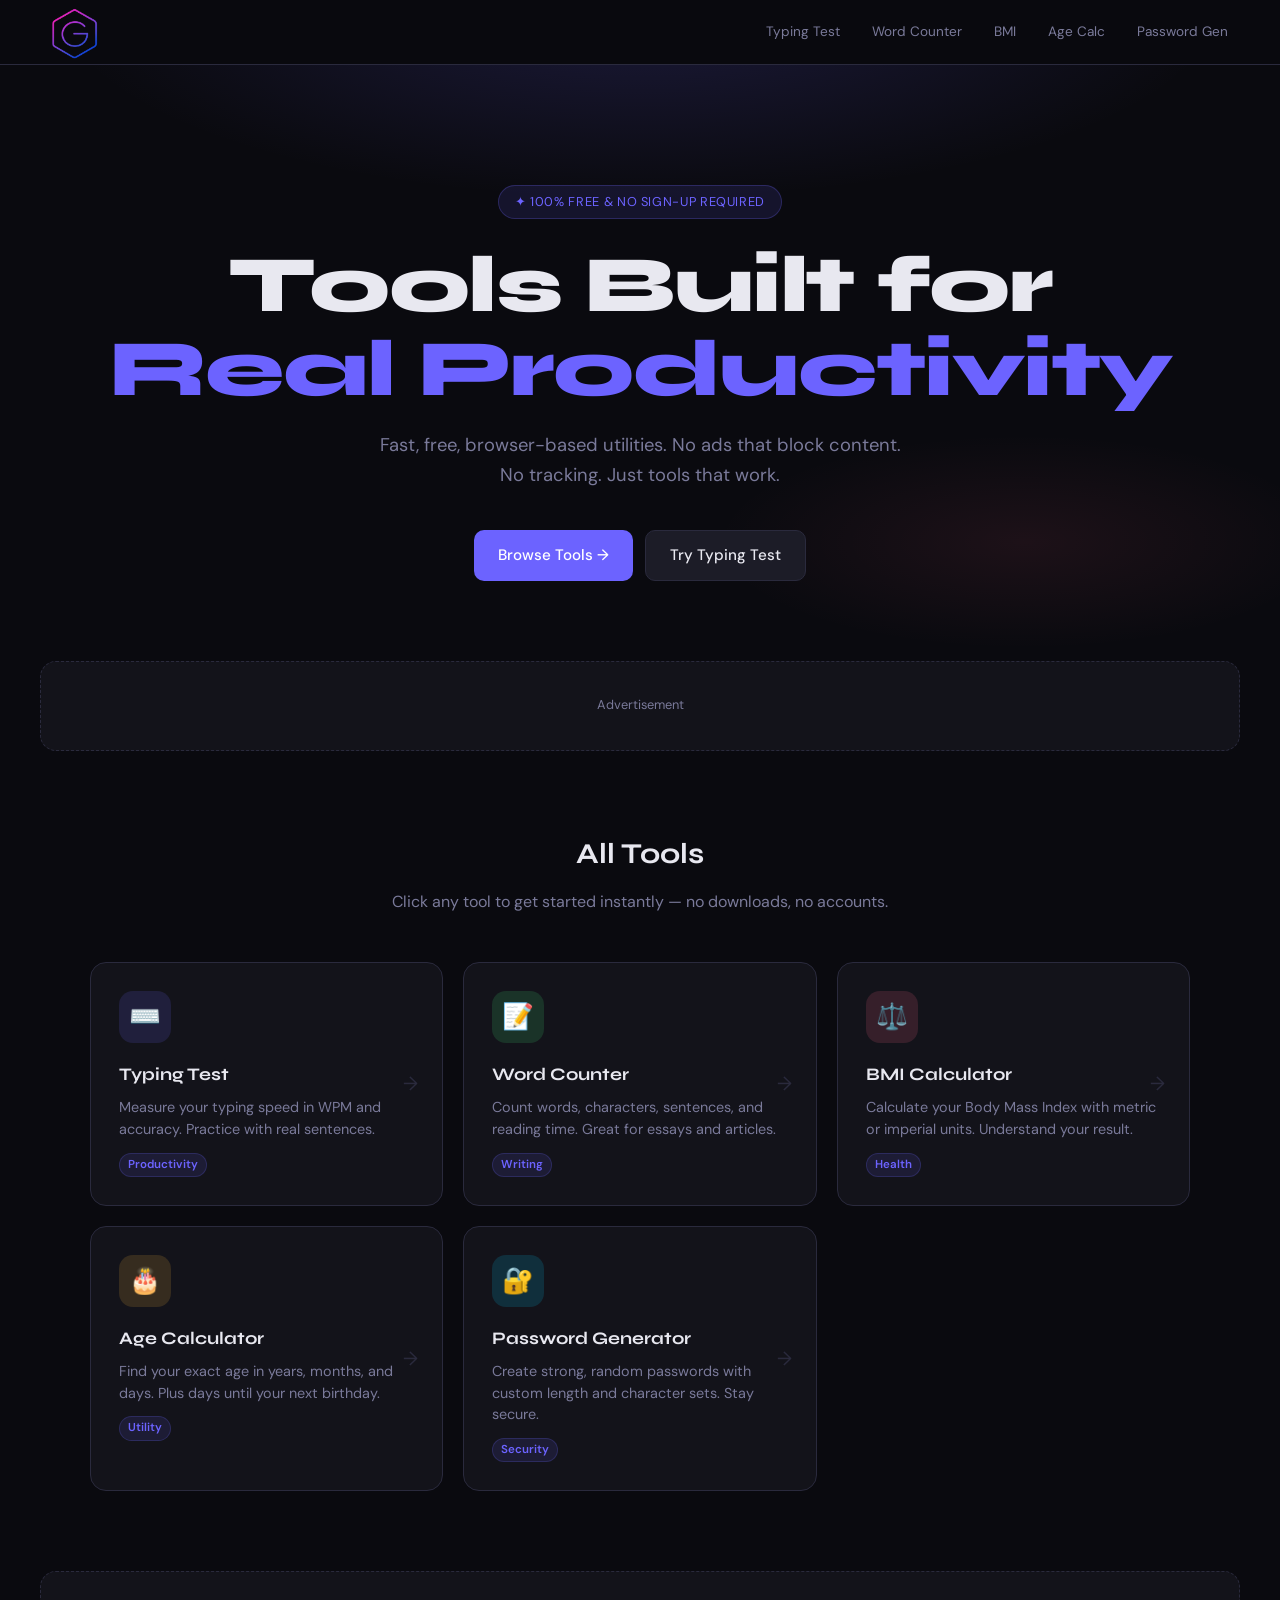
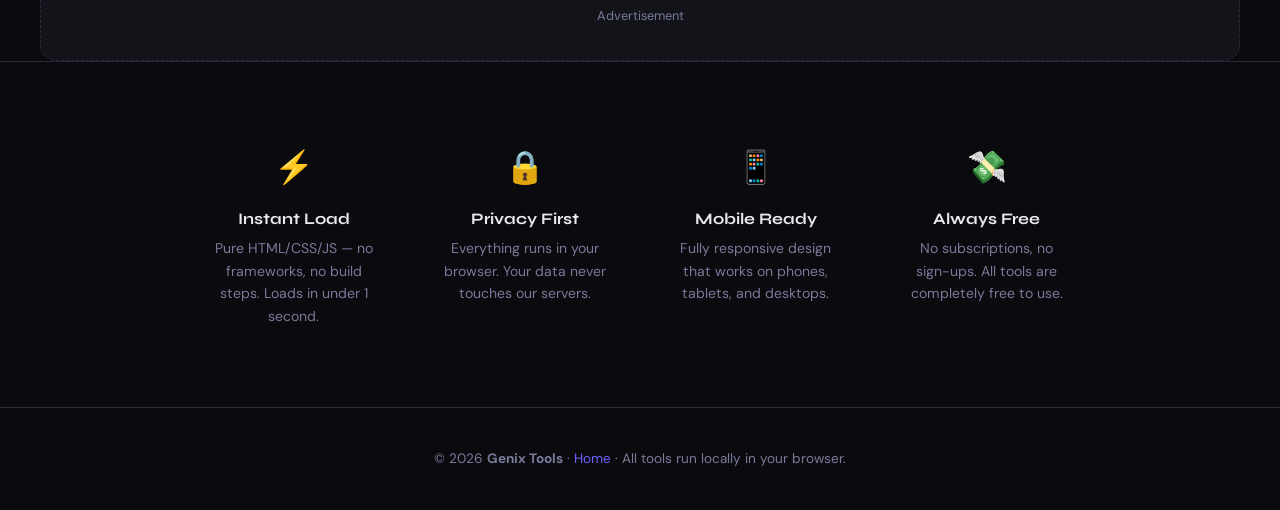
<file: index.html>
<!DOCTYPE html>
<html lang="en">

<head>
  <meta charset="UTF-8" />
  <meta name="viewport" content="width=device-width, initial-scale=1.0" />
  <title>Genix Tools — Free Online Utility Tools</title>
  <meta name="description"
    content="Genix Tools offers free, fast, and easy-to-use online tools — Typing Test, Word Counter, BMI Calculator, Age Calculator, Password Generator, and more." />
  <meta name="keywords"
    content="online tools, typing test, word counter, bmi calculator, age calculator, password generator, free tools" />
  <meta name="robots" content="index, follow" />
  <link rel="canonical" href="https://genixtools.github.io/" />
  <!-- Open Graph -->
  <meta property="og:title" content="Genix Tools — Free Online Utility Tools" />
  <meta property="og:description" content="Fast, free, browser-based tools for everyday tasks." />
  <meta property="og:type" content="website" />
  <meta property="og:url" content="https://genixtools.github.io/" />
  <!-- Schema.org -->
  <script type="application/ld+json">
  {"@context":"https://schema.org","@type":"WebSite","name":"Genix Tools","url":"https://genixtools.github.io/","description":"Free online utility tools","potentialAction":{"@type":"SearchAction","target":"https://genixtools.github.io/?q={search_term_string}","query-input":"required name=search_term_string"}}
  </script>
  <link rel="stylesheet" href="style.css" />
  <link rel="icon" type="image/jpg" href="favicon.jpg">
  <style>
    /* HOME SPECIFIC */
    .hero {
      padding: 120px 24px 80px;
      text-align: center;
      background:
        radial-gradient(ellipse 70% 50% at 50% -10%, rgba(108, 99, 255, 0.18) 0%, transparent 65%),
        radial-gradient(ellipse 40% 30% at 80% 80%, rgba(255, 101, 132, 0.08) 0%, transparent 60%);
    }

    .hero-eyebrow {
      display: inline-flex;
      align-items: center;
      gap: 8px;
      background: rgba(108, 99, 255, 0.12);
      border: 1px solid rgba(108, 99, 255, 0.25);
      padding: 6px 16px;
      border-radius: 30px;
      font-size: 0.8rem;
      color: var(--accent);
      margin-bottom: 24px;
      letter-spacing: 0.05em;
      text-transform: uppercase;
    }

    .hero h1 {
      font-family: 'Syne', sans-serif;
      font-size: clamp(2.5rem, 7vw, 5rem);
      font-weight: 800;
      line-height: 1.05;
      margin-bottom: 20px;
      letter-spacing: -0.02em;
    }

    .hero h1 .line2 
    {
    color: var(--accent);
    }

    .hero p  {
      color: var(--text-muted);
      font-size: 1.15rem;
      max-width: 540px;
      margin: 0 auto 40px;
    }

    .hero-actions {
      display: flex;
      gap: 12px;
      justify-content: center;
      flex-wrap: wrap;
    }

    /* TOOLS GRID */
    .tools-section {
      padding: 80px 24px;
    }

    .tools-section h2 {
      font-family: 'Syne', sans-serif;
      font-size: 1.8rem;
      font-weight: 700;
      text-align: center;
      margin-bottom: 12px;
    }

    .section-sub {
      text-align: center;
      color: var(--text-muted);
      margin-bottom: 48px;
    }

    .tools-grid {
      display: grid;
      grid-template-columns: repeat(auto-fill, minmax(300px, 1fr));
      gap: 20px;
      max-width: 1100px;
      margin: 0 auto;
    }

    .tool-item {
      background: var(--surface);
      border: 1px solid var(--border);
      border-radius: var(--radius);
      padding: 28px;
      text-decoration: none;
      color: inherit;
      transition: all 0.25s;
      position: relative;
      overflow: hidden;
    }

    .tool-item::before {
      content: '';
      position: absolute;
      top: 0;
      left: 0;
      right: 0;
      height: 2px;
      background: linear-gradient(90deg, var(--accent), var(--accent2));
      opacity: 0;
      transition: opacity 0.25s;
    }

    .tool-item:hover {
      border-color: var(--accent);
      transform: translateY(-3px);
      box-shadow: var(--shadow);
    }

    .tool-item:hover::before {
      opacity: 1;
    }

    .tool-icon {
      width: 52px;
      height: 52px;
      border-radius: 14px;
      display: flex;
      align-items: center;
      justify-content: center;
      font-size: 1.6rem;
      margin-bottom: 18px;
    }

    .tool-item h3 {
      font-family: 'Syne', sans-serif;
      font-size: 1.1rem;
      font-weight: 700;
      margin-bottom: 8px;
    }

    .tool-item p {
      color: var(--text-muted);
      font-size: 0.9rem;
      line-height: 1.5;
    }

    .tool-item .arrow {
      position: absolute;
      right: 24px;
      top: 50%;
      transform: translateY(-50%);
      color: var(--border);
      font-size: 1.2rem;
      transition: all 0.2s;
    }

    .tool-item:hover .arrow {
      color: var(--accent);
      transform: translateY(-50%) translateX(3px);
    }

    .tool-tag {
      display: inline-block;
      margin-top: 12px;
      padding: 2px 8px;
      border-radius: 20px;
      font-size: 0.72rem;
      font-weight: 600;
      background: rgba(108, 99, 255, 0.12);
      color: var(--accent);
      border: 1px solid rgba(108, 99, 255, 0.2);
    }

    /* FEATURES */
    .features {
      padding: 60px 24px;
      border-top: 1px solid var(--border);
    }

    .features-grid {
      display: grid;
      grid-template-columns: repeat(auto-fit, minmax(200px, 1fr));
      gap: 24px;
      max-width: 900px;
      margin: 0 auto;
    }

    .feature {
      text-align: center;
      padding: 20px;
    }

    .feature-icon {
      font-size: 2rem;
      margin-bottom: 12px;
    }

    .feature h4 {
      font-family: 'Syne', sans-serif;
      font-weight: 700;
      margin-bottom: 6px;
    }

    .feature p {
      color: var(--text-muted);
      font-size: 0.88rem;
    }

    /* ICON COLORS */
    .ic-typing {
      background: rgba(108, 99, 255, 0.15);
    }

    .ic-word {
      background: rgba(67, 233, 123, 0.15);
    }

    .ic-bmi {
      background: rgba(255, 101, 132, 0.15);
    }

    .ic-age {
      background: rgba(255, 189, 64, 0.15);
    }

    .ic-pass {
      background: rgba(0, 209, 255, 0.15);
    }

    /* LOGO */

    .logo {
      display: flex;
      align-items: center;
    }

    .logo-img {
      width: 68px;
      height: 68px;
      object-fit: cover;
      object-position: top;
      /* keeps only the icon */
      border-radius: 8px;
    }

    /* crop the bottom where the text is */
    .logo {
      width: 68px;
      height: 68px;
      overflow: hidden;
    }

    /* responsive */
    @media (max-width:768px) {
      .logo-img {
        width: 50px;
        height: 50px;
      }
    }
  </style>
</head>

<body>

  <nav>
    <div class="nav-inner">
      <a href="/" class="logo">
        <img src="logo-removebg-preview.png" alt="Genix Tools Logo" class="logo-img">
      </a>
      <div class="nav-links">
        <a href="typing-test/">Typing Test</a>
        <a href="word-counter/">Word Counter</a>
        <a href="bmi-calculator/">BMI</a>
        <a href="age-calculator/">Age Calc</a>
        <a href="password-generator/">Password Gen</a>
      </div>
    </div>
  </nav>

  <main>
    <section class="hero">
      <div class="hero-eyebrow">✦ 100% Free &amp; No Sign-up Required</div>
      <h1>Tools Built for<br><span class="line2">Real Productivity</span></h1>
      <p>Fast, free, browser-based utilities. No ads that block content. No tracking. Just tools that work.</p>
      <div class="hero-actions">
        <a href="#tools" class="btn btn-primary">Browse Tools →</a>
        <a href="/typing-test/" class="btn btn-ghost">Try Typing Test</a>
      </div>
    </section>

    <!-- AdSense Top Banner -->
    <div class="ad-slot container">
      <!-- Google AdSense: Replace with your ad code -->
      <!-- <script async src="https://pagead2.googlesyndication.com/pagead/js/adsbygoogle.js?client=ca-pub-XXXXXXXX" crossorigin="anonymous"></script> -->
      Advertisement
    </div>

    <section class="tools-section" id="tools">
      <h2>All Tools</h2>
      <p class="section-sub">Click any tool to get started instantly — no downloads, no accounts.</p>

      <div class="tools-grid">

        <a href="typing-test/" class="tool-item">
          <div class="tool-icon ic-typing">⌨️</div>
          <h3>Typing Test</h3>
          <p>Measure your typing speed in WPM and accuracy. Practice with real sentences.</p>
          <span class="tool-tag">Productivity</span>
          <span class="arrow">→</span>
        </a>

        <a href="word-counter/" class="tool-item">
          <div class="tool-icon ic-word">📝</div>
          <h3>Word Counter</h3>
          <p>Count words, characters, sentences, and reading time. Great for essays and articles.</p>
          <span class="tool-tag">Writing</span>
          <span class="arrow">→</span>
        </a>

        <a href="bmi-calculator/" class="tool-item">
          <div class="tool-icon ic-bmi">⚖️</div>
          <h3>BMI Calculator</h3>
          <p>Calculate your Body Mass Index with metric or imperial units. Understand your result.</p>
          <span class="tool-tag">Health</span>
          <span class="arrow">→</span>
        </a>

        <a href="age-calculator/" class="tool-item">
          <div class="tool-icon ic-age">🎂</div>
          <h3>Age Calculator</h3>
          <p>Find your exact age in years, months, and days. Plus days until your next birthday.</p>
          <span class="tool-tag">Utility</span>
          <span class="arrow">→</span>
        </a>

        <a href="password-generator/" class="tool-item">
          <div class="tool-icon ic-pass">🔐</div>
          <h3>Password Generator</h3>
          <p>Create strong, random passwords with custom length and character sets. Stay secure.</p>
          <span class="tool-tag">Security</span>
          <span class="arrow">→</span>
        </a>

      </div>
    </section>

    <!-- AdSense Mid Banner -->
    <div class="ad-slot container">
      <!-- Google AdSense: Replace with your ad code -->
      Advertisement
    </div>

    <section class="features">
      <div class="features-grid">
        <div class="feature">
          <div class="feature-icon">⚡</div>
          <h4>Instant Load</h4>
          <p>Pure HTML/CSS/JS — no frameworks, no build steps. Loads in under 1 second.</p>
        </div>
        <div class="feature">
          <div class="feature-icon">🔒</div>
          <h4>Privacy First</h4>
          <p>Everything runs in your browser. Your data never touches our servers.</p>
        </div>
        <div class="feature">
          <div class="feature-icon">📱</div>
          <h4>Mobile Ready</h4>
          <p>Fully responsive design that works on phones, tablets, and desktops.</p>
        </div>
        <div class="feature">
          <div class="feature-icon">💸</div>
          <h4>Always Free</h4>
          <p>No subscriptions, no sign-ups. All tools are completely free to use.</p>
        </div>
      </div>
    </section>
  </main>

  <footer>
    <p>© 2026 <strong>Genix Tools</strong> · <a href="/">Home</a> · All tools run locally in your browser.</p>
  </footer>

</body>

</html>
</file>
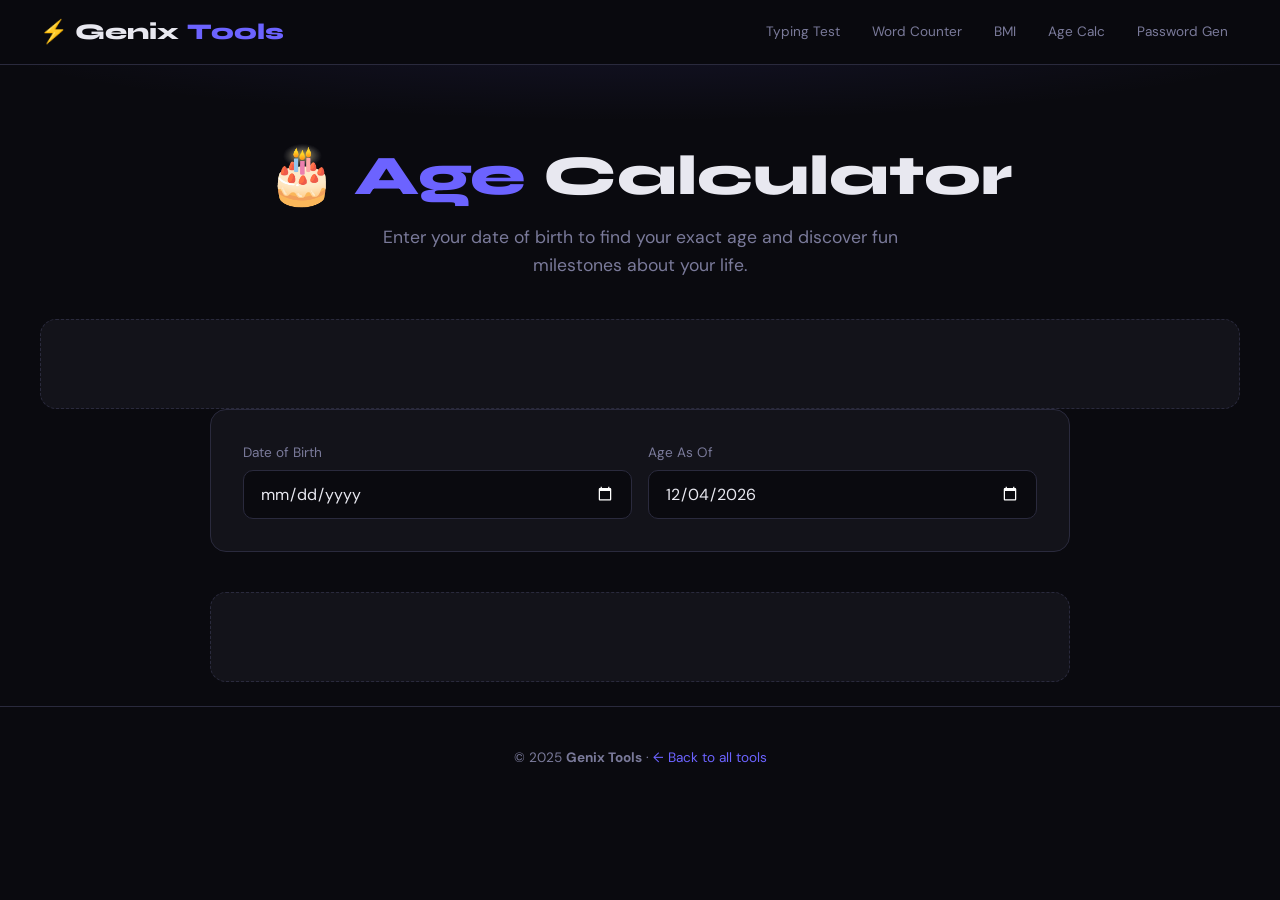
<file: age-calculator/index.html>
<!DOCTYPE html>
<html lang="en">
<head>
  <meta charset="UTF-8" />
  <meta name="viewport" content="width=device-width, initial-scale=1.0" />
  <title>Age Calculator — Find Your Exact Age | Genix Tools</title>
  <meta name="description" content="Calculate your exact age in years, months, days, hours, and minutes. Find out how many days until your next birthday with our free age calculator." />
  <meta name="keywords" content="age calculator, exact age, birthday calculator, days until birthday, how old am I, age in days" />
  <link rel="canonical" href="https://genixtools.github.io/age-calculator/" />
  <link rel="stylesheet" href="../style.css" />
  <style>
    .date-row { display: grid; grid-template-columns: 1fr 1fr; gap: 16px; }
    @media(max-width:520px){ .date-row{ grid-template-columns:1fr; } }

    input[type="date"] {
      width: 100%;
      background: var(--bg); border: 1px solid var(--border);
      color: var(--text); border-radius: 10px; padding: 12px 16px;
      font-family: 'DM Sans', sans-serif; font-size: 1rem;
      outline: none; transition: border-color .2s;
      color-scheme: dark;
    }
    input[type="date"]:focus { border-color: var(--accent); }

    .age-display {
      display: flex; justify-content: center; gap: 0;
      margin: 24px 0;
    }
    .age-unit {
      text-align: center; padding: 20px 28px;
      border-right: 1px solid var(--border);
    }
    .age-unit:last-child { border-right: none; }
    .age-unit .n {
      font-family: 'Syne', sans-serif;
      font-size: 2.8rem; font-weight: 800;
      background: linear-gradient(135deg, var(--accent), var(--accent2));
      -webkit-background-clip: text; -webkit-text-fill-color: transparent;
    }
    .age-unit .u { font-size: .8rem; color: var(--text-muted); margin-top: 2px; }

    .milestone-list { list-style: none; }
    .milestone-list li {
      display: flex; justify-content: space-between;
      padding: 12px 0; border-bottom: 1px solid var(--border);
      font-size: .9rem;
    }
    .milestone-list li:last-child { border-bottom: none; }
    .milestone-list li span { color: var(--accent); font-weight: 600; font-family: 'Syne', sans-serif; }

    .bday-countdown {
      background: linear-gradient(135deg, rgba(108,99,255,.15), rgba(255,101,132,.1));
      border: 1px solid rgba(108,99,255,.25);
      border-radius: 14px; padding: 24px; text-align: center; margin-top: 20px;
    }
    .bday-countdown .days-num {
      font-family: 'Syne', sans-serif; font-size: 3.5rem; font-weight: 800;
      color: var(--accent);
    }
  </style>
</head>
<body>

<nav>
  <div class="nav-inner">
    <a href="/" class="logo">⚡ Genix<span>Tools</span></a>
    <div class="nav-links">
      <a href="typing-test/">Typing Test</a>
      <a href="word-counter/">Word Counter</a>
      <a href="bmi-calculator/">BMI</a>
      <a href="age-calculator/">Age Calc</a>
      <a href="password-generator/">Password Gen</a>
    </div>
  </div>
</nav>

<main>
  <div class="page-hero">
    <h1>🎂 <em>Age</em> Calculator</h1>
    <p>Enter your date of birth to find your exact age and discover fun milestones about your life.</p>
  </div>

  <div class="ad-slot container"><!-- AdSense --></div>

  <div class="container">
    <div class="tool-card">
      <div class="date-row">
        <div>
          <label for="dob">Date of Birth</label>
          <input type="date" id="dob" onchange="calcAge()" />
        </div>
        <div>
          <label for="as-of">Age As Of</label>
          <input type="date" id="as-of" onchange="calcAge()" />
        </div>
      </div>

      <div id="result-section" style="display:none;">
        <!-- Main age display -->
        <div class="result-box" style="margin-top:24px;">
          <p class="text-sm text-muted text-center" style="margin-bottom:8px;">Your exact age</p>
          <div class="age-display">
            <div class="age-unit"><div class="n" id="a-years">0</div><div class="u">Years</div></div>
            <div class="age-unit"><div class="n" id="a-months">0</div><div class="u">Months</div></div>
            <div class="age-unit"><div class="n" id="a-days">0</div><div class="u">Days</div></div>
          </div>

          <div class="result-grid">
            <div class="stat-pill"><div class="value" id="r-total-months">0</div><div class="label">Total Months</div></div>
            <div class="stat-pill"><div class="value" id="r-total-weeks">0</div><div class="label">Total Weeks</div></div>
            <div class="stat-pill"><div class="value" id="r-total-days">0</div><div class="label">Total Days</div></div>
            <div class="stat-pill"><div class="value" id="r-total-hours">0</div><div class="label">Total Hours</div></div>
          </div>
        </div>

        <!-- Birthday countdown -->
        <div class="bday-countdown">
          <p class="text-sm text-muted" style="margin-bottom:4px;">🎉 Days until your next birthday</p>
          <div class="days-num" id="bday-days">—</div>
          <p class="text-muted text-sm" id="bday-msg"></p>
        </div>

        <!-- Milestones -->
        <div class="result-box" style="margin-top:20px;">
          <h3 class="fw-bold" style="margin-bottom:16px;">📅 Life Milestones</h3>
          <ul class="milestone-list" id="milestones"></ul>
        </div>
      </div>
    </div>

    <div class="ad-slot"><!-- AdSense Bottom --></div>
  </div>
</main>

<footer>
  <p>© 2025 <strong>Genix Tools</strong> · <a href="/">← Back to all tools</a></p>
</footer>

<script>
// Set defaults
const today = new Date();
document.getElementById('as-of').value = today.toISOString().split('T')[0];
document.getElementById('as-of').max = today.toISOString().split('T')[0];

function calcAge() {
  const dobVal = document.getElementById('dob').value;
  const asofVal = document.getElementById('as-of').value;
  if (!dobVal || !asofVal) return;

  const dob = new Date(dobVal);
  const asof = new Date(asofVal);
  if (dob >= asof) return;

  let years = asof.getFullYear() - dob.getFullYear();
  let months = asof.getMonth() - dob.getMonth();
  let days = asof.getDate() - dob.getDate();

  if (days < 0) {
    months--;
    const prevMonth = new Date(asof.getFullYear(), asof.getMonth(), 0);
    days += prevMonth.getDate();
  }
  if (months < 0) { years--; months += 12; }

  const totalDays = Math.floor((asof - dob) / 86400000);
  const totalWeeks = Math.floor(totalDays / 7);
  const totalMonths = years * 12 + months;
  const totalHours = totalDays * 24;

  document.getElementById('a-years').textContent = years;
  document.getElementById('a-months').textContent = months;
  document.getElementById('a-days').textContent = days;
  document.getElementById('r-total-months').textContent = totalMonths.toLocaleString();
  document.getElementById('r-total-weeks').textContent = totalWeeks.toLocaleString();
  document.getElementById('r-total-days').textContent = totalDays.toLocaleString();
  document.getElementById('r-total-hours').textContent = totalHours.toLocaleString();

  // Birthday countdown
  let nextBday = new Date(asof.getFullYear(), dob.getMonth(), dob.getDate());
  if (nextBday <= asof) nextBday.setFullYear(nextBday.getFullYear() + 1);
  const daysUntil = Math.ceil((nextBday - asof) / 86400000);
  document.getElementById('bday-days').textContent = daysUntil === 365 ? '🎉 Today!' : daysUntil;
  document.getElementById('bday-msg').textContent = daysUntil === 365
    ? 'Happy Birthday! 🎊'
    : `Your next birthday is on ${nextBday.toLocaleDateString('en-US', {weekday:'long', month:'long', day:'numeric'})}`;

  // Milestones
  const milestones = [];
  const yearLabels = [1,5,10,13,16,18,21,25,30,40,50,60,70,80,90,100];
  yearLabels.forEach(y => {
    const d = new Date(dob.getFullYear() + y, dob.getMonth(), dob.getDate());
    milestones.push({
      label: `${y}th Birthday`,
      date: d.toLocaleDateString('en-US', {year:'numeric',month:'long',day:'numeric'}),
      past: d <= asof
    });
  });

  document.getElementById('milestones').innerHTML = milestones.slice(0,8).map(m =>
    `<li style="color:${m.past ? 'var(--text-muted)' : 'var(--text)'}">
      ${m.past ? '✓' : '🔮'} ${m.label}
      <span>${m.date}</span>
    </li>`
  ).join('');

  document.getElementById('result-section').style.display = 'block';
}
</script>
</body>
</html>
</file>
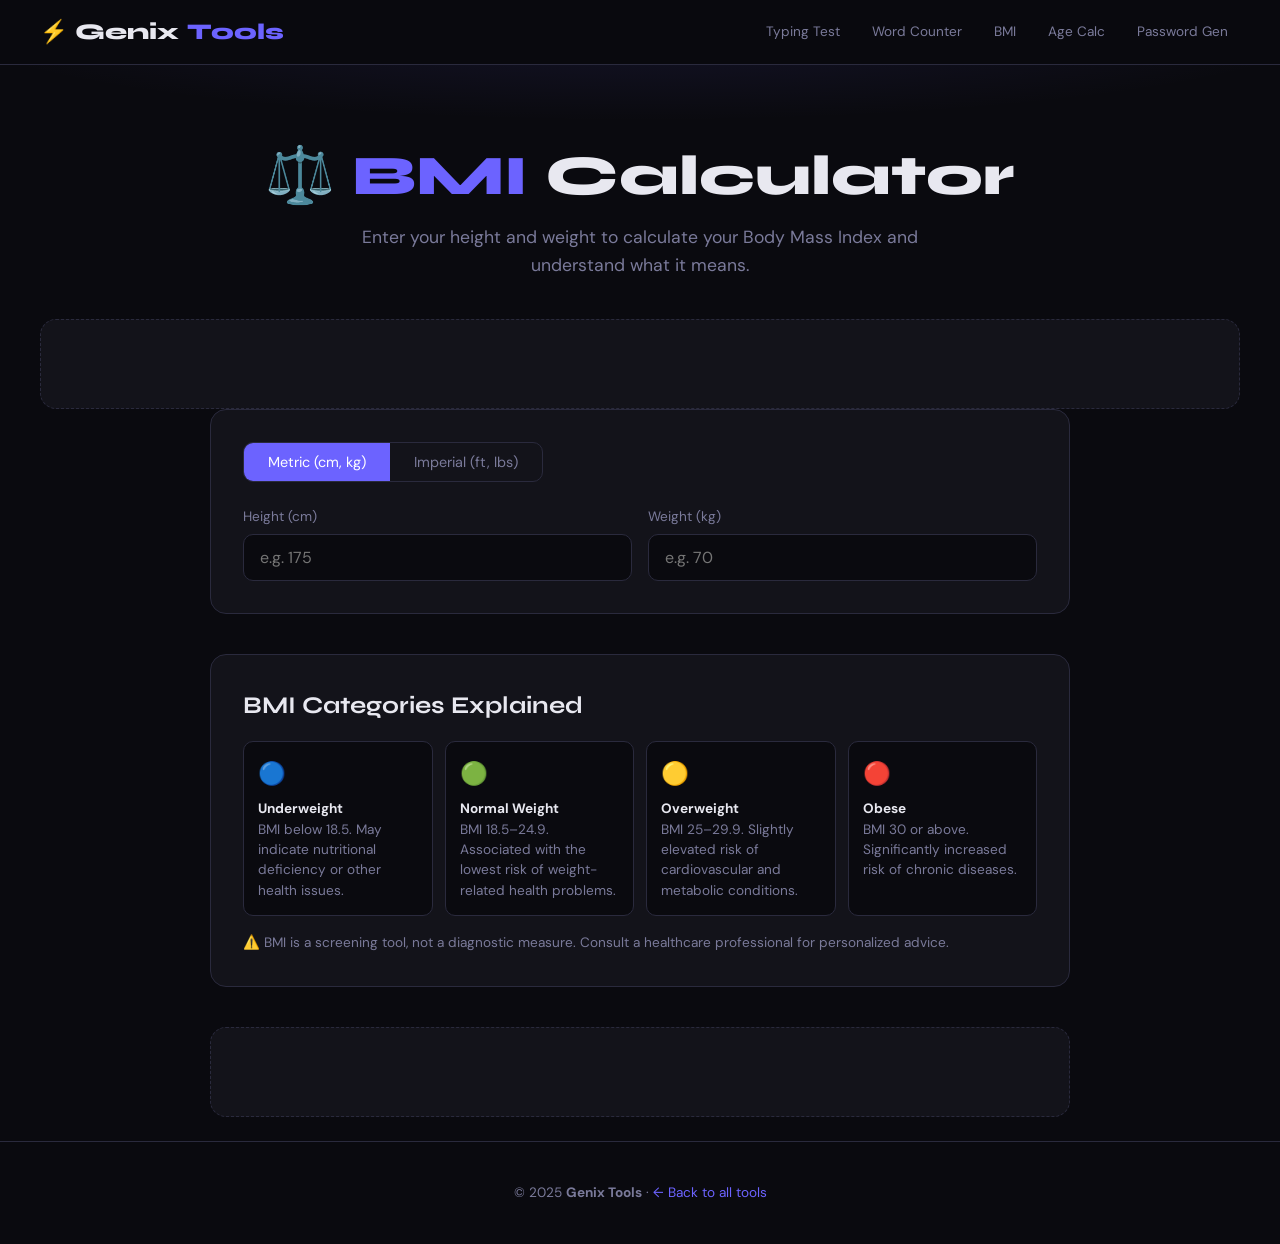
<file: bmi-calculator/index.html>
<!DOCTYPE html>
<html lang="en">
<head>
  <meta charset="UTF-8" />
  <meta name="viewport" content="width=device-width, initial-scale=1.0" />
  <title>BMI Calculator — Body Mass Index | Genix Tools</title>
  <meta name="description" content="Calculate your BMI (Body Mass Index) instantly with metric or imperial units. Understand what your BMI means for your health." />
  <meta name="keywords" content="BMI calculator, body mass index, BMI chart, healthy weight, obesity calculator, metric BMI, imperial BMI" />
  <link rel="canonical" href="https://genixtools.github.io/bmi-calculator/" />
  <link rel="stylesheet" href="../style.css" />
  <style>
    .unit-toggle { display: flex; gap: 0; border: 1px solid var(--border); border-radius: 10px; overflow: hidden; width: fit-content; margin-bottom: 24px; }
    .unit-btn { padding: 10px 24px; background: transparent; color: var(--text-muted); border: none; cursor: pointer; font-family: 'DM Sans',sans-serif; font-size: .9rem; transition: all .2s; }
    .unit-btn.active { background: var(--accent); color: #fff; }

    .input-row { display: grid; grid-template-columns: 1fr 1fr; gap: 16px; }
    @media(max-width:520px){ .input-row{ grid-template-columns:1fr; } }

    .bmi-gauge {
      position: relative; width: 200px; height: 105px;
      margin: 0 auto 16px; overflow: visible;
    }
    .gauge-label { text-align: center; }
    .bmi-value-big {
      font-family: 'Syne', sans-serif;
      font-size: 3rem; font-weight: 800;
      text-align: center; margin: 8px 0 4px;
    }
    .bmi-category {
      text-align: center;
      font-weight: 600; font-size: 1.1rem;
      padding: 6px 20px; border-radius: 30px;
      display: inline-block; margin: 0 auto;
    }

    .bmi-scale {
      display: flex; margin-top: 24px; border-radius: 8px; overflow: hidden; height: 12px;
    }
    .bmi-scale div { flex: 1; }
    .bmi-marker { position: relative; margin-top: 4px; }
    .bmi-marker-line {
      position: absolute; top: -16px; width: 3px; height: 20px;
      background: #fff; border-radius: 2px;
      transform: translateX(-50%);
      transition: left .5s;
    }
    .scale-labels { display: flex; justify-content: space-between; margin-top: 6px; font-size: .72rem; color: var(--text-muted); }

    .tips-grid { display: grid; grid-template-columns: repeat(auto-fit, minmax(160px, 1fr)); gap: 12px; margin-top: 16px; }
    .tip-card { background: var(--bg); border: 1px solid var(--border); border-radius: 10px; padding: 14px; font-size: .85rem; }
    .tip-card .tip-icon { font-size: 1.4rem; margin-bottom: 6px; }
    .tip-card p { color: var(--text-muted); line-height: 1.5; }
  </style>
</head>
<body>

<nav>
  <div class="nav-inner">
    <a href="/" class="logo">⚡ Genix<span>Tools</span></a>
    <div class="nav-links">
      <a href="typing-test/">Typing Test</a>
      <a href="word-counter/">Word Counter</a>
      <a href="bmi-calculator/">BMI</a>
      <a href="age-calculator/">Age Calc</a>
      <a href="password-generator/">Password Gen</a>
    </div>
  </div>
</nav>

<main>
  <div class="page-hero">
    <h1>⚖️ <em>BMI</em> Calculator</h1>
    <p>Enter your height and weight to calculate your Body Mass Index and understand what it means.</p>
  </div>

  <div class="ad-slot container"><!-- AdSense --></div>

  <div class="container">
    <div class="tool-card">
      <div class="unit-toggle">
        <button class="unit-btn active" onclick="setUnit('metric')">Metric (cm, kg)</button>
        <button class="unit-btn" onclick="setUnit('imperial')">Imperial (ft, lbs)</button>
      </div>

      <div class="input-row">
        <div>
          <label id="height-label">Height (cm)</label>
          <input type="number" id="height" placeholder="e.g. 175" oninput="calcBMI()" />
        </div>
        <div>
          <label id="weight-label">Weight (kg)</label>
          <input type="number" id="weight" placeholder="e.g. 70" oninput="calcBMI()" />
        </div>
      </div>

      <div id="height-imperial" style="display:none;margin-top:12px;">
        <div class="input-row">
          <div>
            <label>Feet</label>
            <input type="number" id="h-ft" placeholder="5" oninput="calcBMI()" min="1" max="8" />
          </div>
          <div>
            <label>Inches</label>
            <input type="number" id="h-in" placeholder="9" oninput="calcBMI()" min="0" max="11" />
          </div>
        </div>
      </div>

      <!-- Results -->
      <div class="result-box" id="result-box" style="display:none;">
        <div class="bmi-value-big" id="bmi-num">—</div>
        <div style="text-align:center;margin-bottom:20px;">
          <span class="bmi-category" id="bmi-cat">—</span>
        </div>

        <!-- Color Scale -->
        <div class="bmi-scale">
          <div style="background:#3b82f6;" title="Underweight"></div>
          <div style="background:#22c55e;" title="Normal"></div>
          <div style="background:#f59e0b;" title="Overweight"></div>
          <div style="background:#ef4444;" title="Obese"></div>
        </div>
        <div class="bmi-marker" style="position:relative;">
          <div class="bmi-marker-line" id="bmi-arrow" style="left:50%"></div>
        </div>
        <div class="scale-labels">
          <span>Underweight<br>&lt;18.5</span>
          <span>Normal<br>18.5–24.9</span>
          <span>Overweight<br>25–29.9</span>
          <span>Obese<br>≥30</span>
        </div>

        <div class="result-grid" style="margin-top:20px;">
          <div class="stat-pill"><div class="value" id="r-idealmin">—</div><div class="label">Ideal Min (kg)</div></div>
          <div class="stat-pill"><div class="value" id="r-idealmax">—</div><div class="label">Ideal Max (kg)</div></div>
          <div class="stat-pill"><div class="value" id="r-diff">—</div><div class="label">Diff to Normal</div></div>
        </div>
        <p class="text-sm text-muted mt-4 text-center" id="bmi-tip"></p>
      </div>
    </div>

    <!-- Info section -->
    <div class="tool-card">
      <h2 class="fw-bold" style="margin-bottom:16px;">BMI Categories Explained</h2>
      <div class="tips-grid">
        <div class="tip-card">
          <div class="tip-icon">🔵</div>
          <strong>Underweight</strong>
          <p>BMI below 18.5. May indicate nutritional deficiency or other health issues.</p>
        </div>
        <div class="tip-card">
          <div class="tip-icon">🟢</div>
          <strong>Normal Weight</strong>
          <p>BMI 18.5–24.9. Associated with the lowest risk of weight-related health problems.</p>
        </div>
        <div class="tip-card">
          <div class="tip-icon">🟡</div>
          <strong>Overweight</strong>
          <p>BMI 25–29.9. Slightly elevated risk of cardiovascular and metabolic conditions.</p>
        </div>
        <div class="tip-card">
          <div class="tip-icon">🔴</div>
          <strong>Obese</strong>
          <p>BMI 30 or above. Significantly increased risk of chronic diseases.</p>
        </div>
      </div>
      <p class="text-sm text-muted mt-4">⚠️ BMI is a screening tool, not a diagnostic measure. Consult a healthcare professional for personalized advice.</p>
    </div>

    <div class="ad-slot"><!-- AdSense Bottom --></div>
  </div>
</main>

<footer>
  <p>© 2025 <strong>Genix Tools</strong> · <a href="/">← Back to all tools</a></p>
</footer>

<script>
let unit = 'metric';

function setUnit(u) {
  unit = u;
  document.querySelectorAll('.unit-btn').forEach((b,i) => b.classList.toggle('active', (i===0&&u==='metric')||(i===1&&u==='imperial')));
  const metricH = document.getElementById('height');
  const metricW = document.getElementById('weight');
  const impH = document.getElementById('height-imperial');

  if (u === 'metric') {
    metricH.style.display = '';
    document.getElementById('height-label').textContent = 'Height (cm)';
    document.getElementById('weight-label').textContent = 'Weight (kg)';
    impH.style.display = 'none';
  } else {
    metricH.style.display = 'none';
    document.getElementById('height-label').textContent = 'Height';
    document.getElementById('weight-label').textContent = 'Weight (lbs)';
    impH.style.display = '';
  }
  calcBMI();
}

function calcBMI() {
  let heightM, weightKg;
  if (unit === 'metric') {
    heightM = parseFloat(document.getElementById('height').value) / 100;
    weightKg = parseFloat(document.getElementById('weight').value);
  } else {
    const ft = parseFloat(document.getElementById('h-ft').value) || 0;
    const inches = parseFloat(document.getElementById('h-in').value) || 0;
    heightM = (ft * 12 + inches) * 0.0254;
    weightKg = parseFloat(document.getElementById('weight').value) * 0.453592;
  }

  if (!heightM || !weightKg || heightM <= 0 || weightKg <= 0) {
    document.getElementById('result-box').style.display = 'none';
    return;
  }

  const bmi = weightKg / (heightM * heightM);
  const bmiRounded = Math.round(bmi * 10) / 10;

  let cat, color, tip;
  if (bmi < 18.5) {
    cat = 'Underweight'; color = '#3b82f6';
    tip = 'Consider consulting a nutritionist to reach a healthier weight range.';
  } else if (bmi < 25) {
    cat = 'Normal Weight'; color = '#22c55e';
    tip = 'Great! Maintain your healthy weight through balanced diet and regular exercise.';
  } else if (bmi < 30) {
    cat = 'Overweight'; color = '#f59e0b';
    tip = 'A balanced diet and moderate exercise can help you reach a healthier BMI.';
  } else {
    cat = 'Obese'; color = '#ef4444';
    tip = 'Please consult a healthcare provider for a personalized health plan.';
  }

  document.getElementById('bmi-num').textContent = bmiRounded;
  document.getElementById('bmi-num').style.color = color;
  const catEl = document.getElementById('bmi-cat');
  catEl.textContent = cat;
  catEl.style.background = color + '22';
  catEl.style.color = color;
  catEl.style.border = '1px solid ' + color + '44';
  document.getElementById('bmi-tip').textContent = tip;

  // Arrow position: scale 10-40 mapped to 0-100%
  const pct = Math.min(Math.max((bmi - 10) / 30 * 100, 2), 98);
  document.getElementById('bmi-arrow').style.left = pct + '%';

  // Ideal weight range
  const idealMin = (18.5 * heightM * heightM).toFixed(1);
  const idealMax = (24.9 * heightM * heightM).toFixed(1);
  const diff = (weightKg - 24.9 * heightM * heightM);
  document.getElementById('r-idealmin').textContent = unit === 'metric' ? idealMin : (idealMin / 0.453592).toFixed(1) + ' lb';
  document.getElementById('r-idealmax').textContent = unit === 'metric' ? idealMax : (idealMax / 0.453592).toFixed(1) + ' lb';
  document.getElementById('r-diff').textContent = diff > 0
    ? '+' + (unit === 'metric' ? diff.toFixed(1) + ' kg' : (diff / 0.453592).toFixed(1) + ' lb')
    : diff < -0.5 ? (unit === 'metric' ? diff.toFixed(1) + ' kg' : (diff / 0.453592).toFixed(1) + ' lb') : '✓ In range';

  document.getElementById('result-box').style.display = 'block';
}
</script>
</body>
</html>
</file>
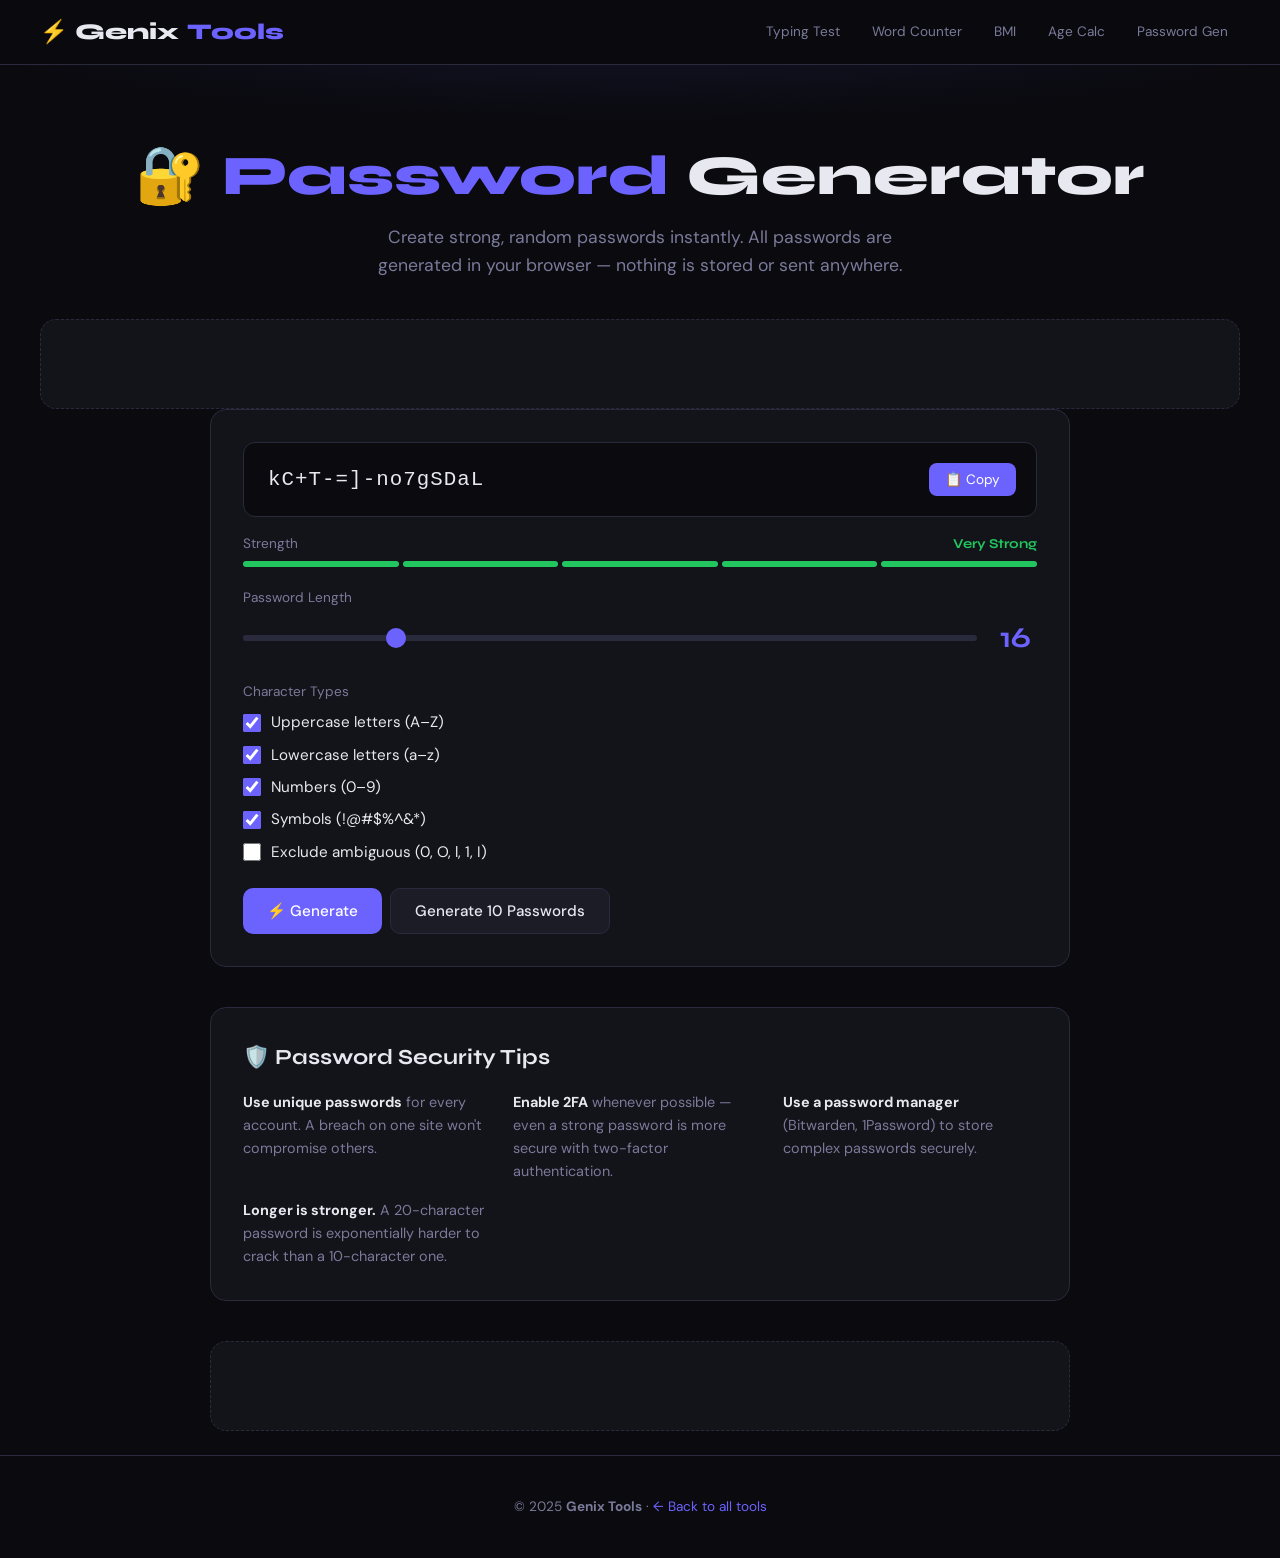
<file: password-generator/index.html>
<!DOCTYPE html>
<html lang="en">
<head>
  <meta charset="UTF-8" />
  <meta name="viewport" content="width=device-width, initial-scale=1.0" />
  <title>Password Generator — Strong & Secure Passwords | Genix Tools</title>
  <meta name="description" content="Generate strong, random, secure passwords instantly. Customize length, uppercase, numbers, symbols. No data stored — all generated locally in your browser." />
  <meta name="keywords" content="password generator, strong password, random password, secure password, password creator, online password generator" />
  <link rel="canonical" href="https://genixtools.github.io/password-generator/" />
  <link rel="stylesheet" href="../style.css" />
  <style>
    .password-display {
      background: var(--bg);
      border: 1px solid var(--border);
      border-radius: 12px;
      padding: 20px 20px 20px 24px;
      font-family: 'Courier New', monospace;
      font-size: 1.3rem;
      letter-spacing: 0.05em;
      display: flex; align-items: center;
      justify-content: space-between;
      gap: 12px; flex-wrap: wrap;
      word-break: break-all;
      min-height: 68px;
    }
    #pass-text { flex: 1; color: var(--text); }
    .copy-btn {
      padding: 8px 16px; border-radius: 8px;
      background: var(--accent); color: #fff;
      border: none; cursor: pointer; font-size: .85rem;
      font-family: 'DM Sans', sans-serif;
      transition: all .2s; white-space: nowrap;
    }
    .copy-btn:hover { background: #5a52e0; }

    .strength-bar-wrap { margin: 16px 0; }
    .strength-label { display: flex; justify-content: space-between; margin-bottom: 6px; font-size: .85rem; }
    .strength-segments { display: flex; gap: 4px; }
    .seg { flex: 1; height: 6px; border-radius: 3px; background: var(--border); transition: background .3s; }

    .controls-grid { display: grid; gap: 20px; margin-top: 20px; }

    .len-row { display: flex; align-items: center; gap: 16px; }
    .len-val {
      font-family: 'Syne', sans-serif;
      font-size: 1.8rem; font-weight: 700; color: var(--accent);
      min-width: 44px; text-align: center;
    }

    .bulk-output {
      background: var(--bg);
      border: 1px solid var(--border);
      border-radius: 12px; padding: 16px;
      font-family: 'Courier New', monospace;
      font-size: .88rem; line-height: 1.9;
      max-height: 220px; overflow-y: auto;
      color: var(--text-muted);
    }

    .pronounceable-note { font-size:.8rem; color:var(--text-muted); margin-top:4px; }
  </style>
</head>
<body>

<nav>
  <div class="nav-inner">
    <a href="/" class="logo">⚡ Genix<span>Tools</span></a>
    <div class="nav-links">
      <a href="typing-test/">Typing Test</a>
      <a href="word-counter/">Word Counter</a>
      <a href="bmi-calculator/">BMI</a>
      <a href="age-calculator/">Age Calc</a>
      <a href="password-generator/">Password Gen</a>
    </div>
  </div>
</nav>

<main>
  <div class="page-hero">
    <h1>🔐 <em>Password</em> Generator</h1>
    <p>Create strong, random passwords instantly. All passwords are generated in your browser — nothing is stored or sent anywhere.</p>
  </div>

  <div class="ad-slot container"><!-- AdSense --></div>

  <div class="container">
    <div class="tool-card">
      <!-- Password display -->
      <div class="password-display">
        <span id="pass-text">Click Generate →</span>
        <button class="copy-btn" id="copy-btn" onclick="copyPassword()">📋 Copy</button>
      </div>

      <!-- Strength indicator -->
      <div class="strength-bar-wrap">
        <div class="strength-label">
          <span class="text-muted text-sm">Strength</span>
          <span id="strength-label" class="text-sm fw-bold">—</span>
        </div>
        <div class="strength-segments">
          <div class="seg" id="seg1"></div>
          <div class="seg" id="seg2"></div>
          <div class="seg" id="seg3"></div>
          <div class="seg" id="seg4"></div>
          <div class="seg" id="seg5"></div>
        </div>
      </div>

      <!-- Controls -->
      <div class="controls-grid">
        <!-- Length -->
        <div>
          <label>Password Length</label>
          <div class="len-row">
            <input type="range" id="length" min="4" max="64" value="16" oninput="updateLen();generate()" />
            <div class="len-val" id="len-display">16</div>
          </div>
        </div>

        <!-- Options -->
        <div>
          <label>Character Types</label>
          <div class="checkbox-group"><input type="checkbox" id="opt-upper" checked onchange="generate()" /><label for="opt-upper">Uppercase letters (A–Z)</label></div>
          <div class="checkbox-group"><input type="checkbox" id="opt-lower" checked onchange="generate()" /><label for="opt-lower">Lowercase letters (a–z)</label></div>
          <div class="checkbox-group"><input type="checkbox" id="opt-num" checked onchange="generate()" /><label for="opt-num">Numbers (0–9)</label></div>
          <div class="checkbox-group"><input type="checkbox" id="opt-sym" checked onchange="generate()" /><label for="opt-sym">Symbols (!@#$%^&*)</label></div>
          <div class="checkbox-group"><input type="checkbox" id="opt-ambig" onchange="generate()" /><label for="opt-ambig">Exclude ambiguous (0, O, l, 1, I)</label></div>
        </div>
      </div>

      <div class="flex gap-2 mt-4" style="flex-wrap:wrap;">
        <button class="btn btn-primary" onclick="generate()">⚡ Generate</button>
        <button class="btn btn-ghost" onclick="generateBulk()">Generate 10 Passwords</button>
      </div>

      <!-- Bulk output -->
      <div id="bulk-section" style="display:none;margin-top:20px;">
        <label>Bulk passwords (click to copy any):</label>
        <div class="bulk-output" id="bulk-output"></div>
        <button class="btn btn-ghost mt-4 text-sm" onclick="copyAll()">📋 Copy All</button>
      </div>
    </div>

    <!-- Tips -->
    <div class="tool-card" style="font-size:.9rem;color:var(--text-muted);">
      <h2 class="fw-bold" style="color:var(--text);margin-bottom:16px;">🛡️ Password Security Tips</h2>
      <div style="display:grid;grid-template-columns:repeat(auto-fit,minmax(220px,1fr));gap:16px;">
        <div>
          <p><strong style="color:var(--text)">Use unique passwords</strong> for every account. A breach on one site won't compromise others.</p>
        </div>
        <div>
          <p><strong style="color:var(--text)">Enable 2FA</strong> whenever possible — even a strong password is more secure with two-factor authentication.</p>
        </div>
        <div>
          <p><strong style="color:var(--text)">Use a password manager</strong> (Bitwarden, 1Password) to store complex passwords securely.</p>
        </div>
        <div>
          <p><strong style="color:var(--text)">Longer is stronger.</strong> A 20-character password is exponentially harder to crack than a 10-character one.</p>
        </div>
      </div>
    </div>

    <div class="ad-slot"><!-- AdSense Bottom --></div>
  </div>
</main>

<footer>
  <p>© 2025 <strong>Genix Tools</strong> · <a href="/">← Back to all tools</a></p>
</footer>

<script>
let currentPassword = '';

function updateLen() {
  document.getElementById('len-display').textContent = document.getElementById('length').value;
}

function getCharset() {
  const upper = 'ABCDEFGHIJKLMNOPQRSTUVWXYZ';
  const lower = 'abcdefghijklmnopqrstuvwxyz';
  const nums  = '0123456789';
  const syms  = '!@#$%^&*()_+-=[]{}|;:,.<>?';
  const ambig = /[0Ol1I]/g;

  let charset = '';
  const sets = [];
  if (document.getElementById('opt-upper').checked) { charset += upper; sets.push(upper); }
  if (document.getElementById('opt-lower').checked) { charset += lower; sets.push(lower); }
  if (document.getElementById('opt-num').checked)   { charset += nums; sets.push(nums); }
  if (document.getElementById('opt-sym').checked)   { charset += syms; sets.push(syms); }

  if (document.getElementById('opt-ambig').checked) {
    charset = charset.replace(ambig, '');
    return { charset, sets: sets.map(s => s.replace(ambig, '')) };
  }
  return { charset, sets };
}

function generateOne() {
  const len = parseInt(document.getElementById('length').value);
  const { charset, sets } = getCharset();
  if (!charset) return 'Select at least one character type';

  const arr = new Uint32Array(len + sets.length);
  crypto.getRandomValues(arr);

  // Ensure at least one char from each set
  const required = sets.map((s, i) => s[arr[len + i] % s.length]);
  let pass = required.join('');

  for (let i = required.length; i < len; i++) {
    pass += charset[arr[i] % charset.length];
  }

  // Shuffle
  return pass.split('').sort(() => crypto.getRandomValues(new Uint8Array(1))[0] - 128).join('');
}

function calcStrength(pass) {
  let score = 0;
  if (pass.length >= 8) score++;
  if (pass.length >= 12) score++;
  if (pass.length >= 16) score++;
  if (/[A-Z]/.test(pass) && /[a-z]/.test(pass)) score++;
  if (/[0-9]/.test(pass)) score++;
  if (/[^A-Za-z0-9]/.test(pass)) score++;
  return Math.min(5, Math.ceil(score * 5 / 6));
}

function generate() {
  currentPassword = generateOne();
  document.getElementById('pass-text').textContent = currentPassword;

  const strength = calcStrength(currentPassword);
  const colors = ['#ef4444','#f97316','#eab308','#22c55e','#22c55e'];
  const labels = ['Very Weak','Weak','Fair','Strong','Very Strong'];
  for (let i = 1; i <= 5; i++) {
    document.getElementById('seg' + i).style.background = i <= strength ? colors[strength-1] : 'var(--border)';
  }
  document.getElementById('strength-label').textContent = labels[strength - 1] || '—';
  document.getElementById('strength-label').style.color = colors[strength - 1] || 'var(--text-muted)';
}

function copyPassword() {
  if (!currentPassword || currentPassword === 'Click Generate →') return;
  navigator.clipboard.writeText(currentPassword).then(() => {
    const btn = document.getElementById('copy-btn');
    btn.textContent = '✓ Copied!';
    setTimeout(() => btn.textContent = '📋 Copy', 1500);
  });
}

function generateBulk() {
  const passwords = Array.from({length: 10}, () => generateOne());
  document.getElementById('bulk-output').innerHTML = passwords.map(p =>
    `<div style="cursor:pointer;padding:2px 0;" onclick="navigator.clipboard.writeText('${p}');this.style.color='var(--accent3)';" title="Click to copy">${p}</div>`
  ).join('');
  document.getElementById('bulk-section').style.display = 'block';
}

function copyAll() {
  const passwords = Array.from(document.getElementById('bulk-output').querySelectorAll('div')).map(d => d.textContent).join('\n');
  navigator.clipboard.writeText(passwords).then(() => {
    event.target.textContent = '✓ All Copied!';
    setTimeout(() => event.target.textContent = '📋 Copy All', 1500);
  });
}

// Generate on load
generate();
</script>
</body>
</html>
</file>
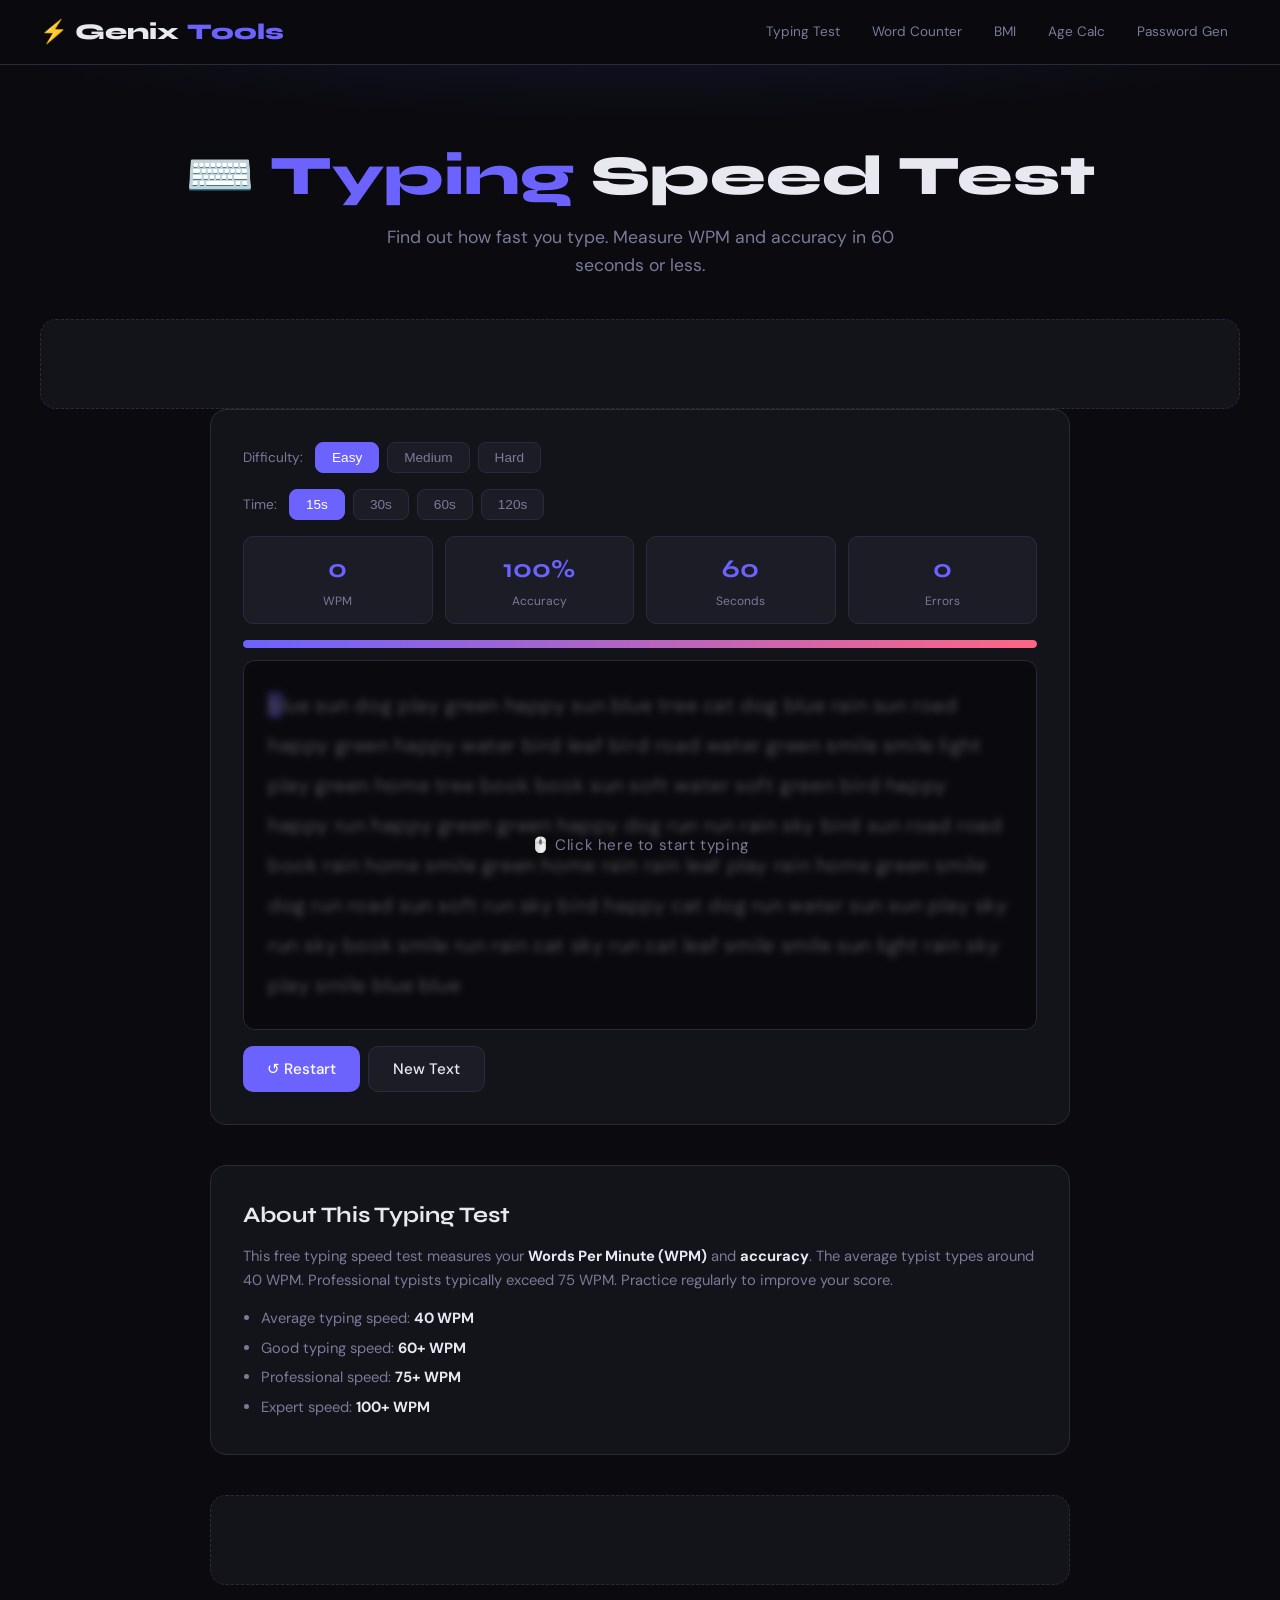
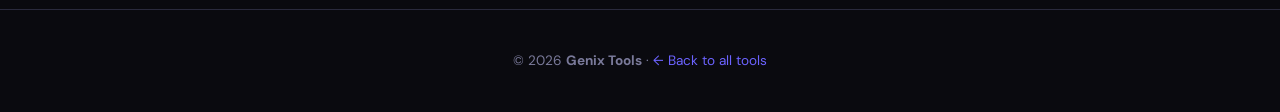
<file: typing-test/index.html>
<!DOCTYPE html>
<html lang="en">

<head>
  <meta charset="UTF-8" />
  <meta name="viewport" content="width=device-width, initial-scale=1.0" />
  <title>Typing Test — Measure WPM & Accuracy | Genix Tools</title>
  <meta name="description"
    content="Free online typing speed test. Measure your words per minute (WPM) and accuracy. Practice and improve your typing skills instantly." />
  <meta name="keywords"
    content="typing test, typing speed, WPM test, words per minute, typing accuracy, online typing test" />
  <link rel="canonical" href="https://genixtools.github.io/typing-test/" />
  <link rel="icon" type="image/jpg" href="favicon.jpg">
  <script type="application/ld+json">
  {"@context":"https://schema.org","@type":"WebApplication","name":"Typing Speed Test","url":"https://genixtools.github.io/typing-test/","description":"Free online typing speed test measuring WPM and accuracy","applicationCategory":"UtilitiesApplication"}
  </script>
  <link rel="stylesheet" href="../style.css" />
  <style>
    .passage-box {
      background: var(--bg);
      border: 1px solid var(--border);
      border-radius: 12px;
      padding: 24px;
      font-size: 1.25rem;
      /* bigger text */
      line-height: 2;
      /* more comfortable reading */
      letter-spacing: 0.03em;
      /* slightly wider letters */
      user-select: none;
      position: relative;
      min-height: 100px;
    }

    .passage-box .char {
      transition: color 0.1s;
    }

    .passage-box .char.correct {
      color: var(--accent3);
    }

    .passage-box .char.wrong {
      color: var(--accent2);
      background: rgba(255, 101, 132, 0.15);
      border-radius: 2px;
    }

    .passage-box .char.current {
      background: var(--accent);
      color: #fff;
      border-radius: 2px;
      animation: blink 1s infinite;
    }

    @keyframes blink {

      0%,
      100% {
        opacity: 1
      }

      50% {
        opacity: 0.4
      }
    }

    #type-input {
      position: absolute;
      opacity: 0;
      left: -9999px;
    }

    .stats-bar {
      display: flex;
      gap: 12px;
      flex-wrap: wrap;
      margin-bottom: 16px;
    }

    .stat-mini {
      background: var(--surface2);
      border: 1px solid var(--border);
      border-radius: 10px;
      padding: 12px 20px;
      text-align: center;
      flex: 1;
    }

    .stat-mini .v {
      font-family: 'Syne', sans-serif;
      font-size: 1.6rem;
      font-weight: 700;
      color: var(--accent);
    }

    .stat-mini .l {
      font-size: 0.75rem;
      color: var(--text-muted);
      margin-top: 2px;
    }

    .difficulty-btns {
      display: flex;
      gap: 8px;
      margin-bottom: 16px;
      flex-wrap: wrap;
    }

    .diff-btn {
      padding: 7px 16px;
      border-radius: 8px;
      font-size: 0.85rem;
      border: 1px solid var(--border);
      background: var(--surface2);
      color: var(--text-muted);
      cursor: pointer;
      transition: all 0.2s;
    }

    .diff-btn.active,
    .diff-btn:hover {
      background: var(--accent);
      color: #fff;
      border-color: var(--accent);
    }

    .cursor-overlay {
      position: absolute;
      inset: 0;
      border-radius: 12px;
      display: flex;
      align-items: center;
      justify-content: center;
      background: rgba(10, 10, 15, 0.7);
      backdrop-filter: blur(3px);
      cursor: text;
      color: var(--text-muted);
      font-size: 0.95rem;
      transition: opacity 0.3s;
    }

    .cursor-overlay.hidden {
      opacity: 0;
      pointer-events: none;
    }

    #result-section {
      display: none;
    }

    #result-section.visible {
      display: block;
    }

    #passage-text {
      word-break: break-word;
      overflow-wrap: anywhere;
      white-space: normal;
    }
  </style>
</head>

<body>

  <nav>
    <div class="nav-inner">
      <a href="/" class="logo">⚡ Genix<span>Tools</span></a>
      <div class="nav-links">
        <a href="typing-test/">Typing Test</a>
        <a href="word-counter/">Word Counter</a>
        <a href="bmi-calculator/">BMI</a>
        <a href="age-calculator/">Age Calc</a>
        <a href="password-generator/">Password Gen</a>
      </div>
    </div>
  </nav>

  <main>
    <div class="page-hero">
      <h1>⌨️ <em>Typing</em> Speed Test</h1>
      <p>Find out how fast you type. Measure WPM and accuracy in 60 seconds or less.</p>
    </div>

    <div class="ad-slot container"><!-- AdSense --></div>

    <div class="container">
      <div class="tool-card">

        <div class="difficulty-btns">
          <span style="color:var(--text-muted);font-size:.85rem;align-self:center;margin-right:4px;">Difficulty:</span>
          <button class="diff-btn active" data-level="easy">Easy</button>
          <button class="diff-btn" data-level="medium">Medium</button>
          <button class="diff-btn" data-level="hard">Hard</button>
        </div>

        <div class="difficulty-btns" style="margin-top:10px">
          <span style="color:var(--text-muted);font-size:.85rem;align-self:center;margin-right:4px;">Time:</span>

          <button class="diff-btn time-btn active" data-time="15">15s</button>
          <button class="diff-btn time-btn" data-time="30">30s</button>
          <button class="diff-btn time-btn" data-time="60">60s</button>
          <button class="diff-btn time-btn" data-time="120">120s</button>
        </div>

        <div class="stats-bar">
          <div class="stat-mini">
            <div class="v" id="wpm-live">0</div>
            <div class="l">WPM</div>
          </div>
          <div class="stat-mini">
            <div class="v" id="acc-live">100%</div>
            <div class="l">Accuracy</div>
          </div>
          <div class="stat-mini">
            <div class="v" id="timer-live">60</div>
            <div class="l">Seconds</div>
          </div>
          <div class="stat-mini">
            <div class="v" id="errors-live">0</div>
            <div class="l">Errors</div>
          </div>
        </div>

        <div class="progress-bar">
          <div class="progress-fill" id="time-bar" style="width:100%"></div>
        </div>

        <div class="passage-box" id="passage-box" onclick="startTest()">
          <div id="passage-text"></div>
          <div class="cursor-overlay" id="overlay">🖱️ Click here to start typing</div>
        </div>
        <input type="text" id="type-input" autocomplete="off" autocorrect="off" autocapitalize="off"
          spellcheck="false" />

        <div class="flex gap-2 mt-4" style="flex-wrap:wrap;">
          <button class="btn btn-primary" onclick="resetTest()">↺ Restart</button>
          <button class="btn btn-ghost" onclick="newPassage()">New Text</button>
        </div>

        <!-- Results -->
        <div class="result-box" id="result-section">
          <h3 class="fw-bold" style="margin-bottom:16px;">🎯 Your Results</h3>
          <div class="result-grid">
            <div class="stat-pill">
              <div class="value" id="r-wpm">0</div>
              <div class="label">Words / Min</div>
            </div>
            <div class="stat-pill">
              <div class="value" id="r-acc">0%</div>
              <div class="label">Accuracy</div>
            </div>
            <div class="stat-pill">
              <div class="value" id="r-words">0</div>
              <div class="label">Words Typed</div>
            </div>
            <div class="stat-pill">
              <div class="value" id="r-errors">0</div>
              <div class="label">Errors</div>
            </div>
          </div>
          <p id="r-feedback" class="text-muted text-sm mt-4" style="text-align:center;"></p>
        </div>

      </div>

      <!-- About -->
      <div class="tool-card" style="font-size:.92rem;color:var(--text-muted);">
        <h2 class="fw-bold" style="color:var(--text);margin-bottom:12px;">About This Typing Test</h2>
        <p>This free typing speed test measures your <strong style="color:var(--text)">Words Per Minute (WPM)</strong>
          and <strong style="color:var(--text)">accuracy</strong>. The average typist types around 40 WPM. Professional
          typists typically exceed 75 WPM. Practice regularly to improve your score.</p>
        <ul style="margin:12px 0 0 18px;line-height:2;">
          <li>Average typing speed: <strong style="color:var(--text)">40 WPM</strong></li>
          <li>Good typing speed: <strong style="color:var(--text)">60+ WPM</strong></li>
          <li>Professional speed: <strong style="color:var(--text)">75+ WPM</strong></li>
          <li>Expert speed: <strong style="color:var(--text)">100+ WPM</strong></li>
        </ul>
      </div>

      <div class="ad-slot"><!-- AdSense Bottom --></div>
    </div>
  </main>

  <footer>
    <p>© 2026 <strong>Genix Tools</strong> · <a href="/">← Back to all tools</a></p>
  </footer>

  <script>const wordPools = {
      easy: [
        "cat", "dog", "sun", "tree", "blue", "happy", "run", "play", "home", "bird",
        "water", "green", "book", "light", "road", "sky", "soft", "leaf", "smile", "rain"
      ],
      medium: [
        "technology", "system", "design", "future", "people", "change", "growth",
        "project", "remote", "network", "process", "energy", "market", "create",
        "improve", "method", "result", "effect", "science", "digital"
      ],
      hard: [
        "quantum", "philosophical", "cryptographic", "algorithm", "complexity",
        "entanglement", "paradigm", "optimization", "probability", "architecture",
        "infrastructure", "synchronization", "computation", "transformation"
      ]
    };

    let currentLevel = 'easy';
    let currentText = '';
    let charIndex = 0;
    let errors = 0;
    let timer = null;
    let timeLeft = 60;
    let testDuration = 60;
    let started = false;
    let totalKeystrokes = 0;

    function generateText() {
      const words = wordPools[currentLevel];
      const length = 80 + Math.floor(Math.random() * 40);
      let arr = [];
      for (let i = 0; i < length; i++) {
        arr.push(words[Math.floor(Math.random() * words.length)]);
      }
      return arr.join(" ");
    }

    function renderPassage() {
      const box = document.getElementById('passage-text');
      box.innerHTML = currentText.split('').map((c, i) => `<span class="char" id="c${i}">${c}</span>`).join('');

      const first = document.getElementById('c0');
      if (first) first.classList.add('current');
    }

    function startTest() {
      if (started) return;

      document.getElementById('overlay').classList.add('hidden');
      document.getElementById('type-input').focus();
    }

    function resetTest() {
      clearInterval(timer);

      charIndex = 0;
      errors = 0;
      totalKeystrokes = 0;
      timeLeft = testDuration;
      started = false;

      document.getElementById('type-input').value = '';
      document.getElementById('overlay').classList.remove('hidden');
      document.getElementById('overlay').textContent = '🖱️ Click here to start typing';

      document.getElementById('wpm-live').textContent = '0';
      document.getElementById('acc-live').textContent = '100%';
      document.getElementById('errors-live').textContent = '0';
      document.getElementById('timer-live').textContent = timeLeft;

      document.getElementById('time-bar').style.width = '100%';

      document.getElementById('result-section').classList.remove('visible');

      renderPassage();
    }

    function newPassage() {
      currentText = generateText();
      resetTest();
    }

    function startTimer() {
      timer = setInterval(() => {
        timeLeft--;

        document.getElementById('timer-live').textContent = timeLeft;

        document.getElementById('time-bar').style.width =
          (timeLeft / testDuration * 100) + "%";

        if (timeLeft <= 0) {
          endTest();
        }

      }, 1000);
    }

    function endTest() {
      clearInterval(timer);
      started = false;

      const minutes = testDuration / 60;
      const words = charIndex / 5;

      const wpm = Math.round(words / minutes);
      const acc = totalKeystrokes
        ? Math.round(((totalKeystrokes - errors) / totalKeystrokes) * 100)
        : 100;

      document.getElementById('r-wpm').textContent = wpm;
      document.getElementById('r-acc').textContent = acc + "%";
      document.getElementById('r-words').textContent = Math.round(words);
      document.getElementById('r-errors').textContent = errors;

      let feedback = '';
      if (wpm >= 100) feedback = '🏆 Incredible! You type extremely fast.';
      else if (wpm >= 75) feedback = '🌟 Excellent typing speed.';
      else if (wpm >= 60) feedback = '👍 Great job!';
      else if (wpm >= 40) feedback = '📈 Good speed, keep practicing.';
      else feedback = '🔄 Practice more to improve speed.';

      document.getElementById('r-feedback').textContent = feedback;

      document.getElementById('result-section').classList.add('visible');

      const overlay = document.getElementById('overlay');
      overlay.classList.remove('hidden');
      overlay.textContent = '🖱️ Click to try again';
      overlay.onclick = resetTest;
    }

    document.getElementById('type-input').addEventListener('keydown', (e) => {

      if (!started) {
        started = true;
        startTimer();
      }

      if (e.key === 'Backspace') {

        if (charIndex > 0) {

          charIndex--;

          const span = document.getElementById('c' + charIndex);

          const wasWrong = span.classList.contains('wrong');

          span.classList.remove('correct', 'wrong', 'current');

          if (wasWrong && errors > 0) {
            errors--;
            document.getElementById('errors-live').textContent = errors;
          }

          const prev = document.getElementById('c' + charIndex);
          if (prev) prev.classList.add('current');

          totalKeystrokes = Math.max(0, totalKeystrokes - 1);

        }

        return;
      }

      if (e.key.length !== 1) return;

      const expected = currentText[charIndex];
      const typed = e.key;

      totalKeystrokes++;

      const span = document.getElementById('c' + charIndex);
      if (span) span.classList.remove('current');

      if (typed === expected) {
        if (span) span.classList.add('correct');
      } else {
        if (span) span.classList.add('wrong');
        errors++;
        document.getElementById('errors-live').textContent = errors;
      }

      charIndex++;

      const next = document.getElementById('c' + charIndex);
      if (next) next.classList.add('current');
      else endTest();

      const elapsed = (testDuration - timeLeft) || 1;

      const wpm = Math.round((charIndex / 5) / (elapsed / 60));
      const acc = Math.round(((totalKeystrokes - errors) / totalKeystrokes) * 100);

      document.getElementById('wpm-live').textContent = wpm;
      document.getElementById('acc-live').textContent = acc + "%";
    });

    document.querySelectorAll('.diff-btn').forEach(btn => {
      btn.addEventListener('click', () => {
        document.querySelectorAll('.diff-btn').forEach(b => b.classList.remove('active'));
        btn.classList.add('active');

        if (btn.dataset.level) {
          currentLevel = btn.dataset.level;
          currentText = generateText();
          resetTest();
        }
      });
    });

    document.querySelectorAll('.time-btn').forEach(btn => {
      btn.addEventListener('click', () => {
        document.querySelectorAll('.time-btn').forEach(b => b.classList.remove('active'));
        btn.classList.add('active');

        testDuration = parseInt(btn.dataset.time);
        timeLeft = testDuration;

        document.getElementById('timer-live').textContent = timeLeft;

        resetTest();
      });
    });

    currentText = generateText();
    renderPassage();
  </script>
</body>

</html>
</file>
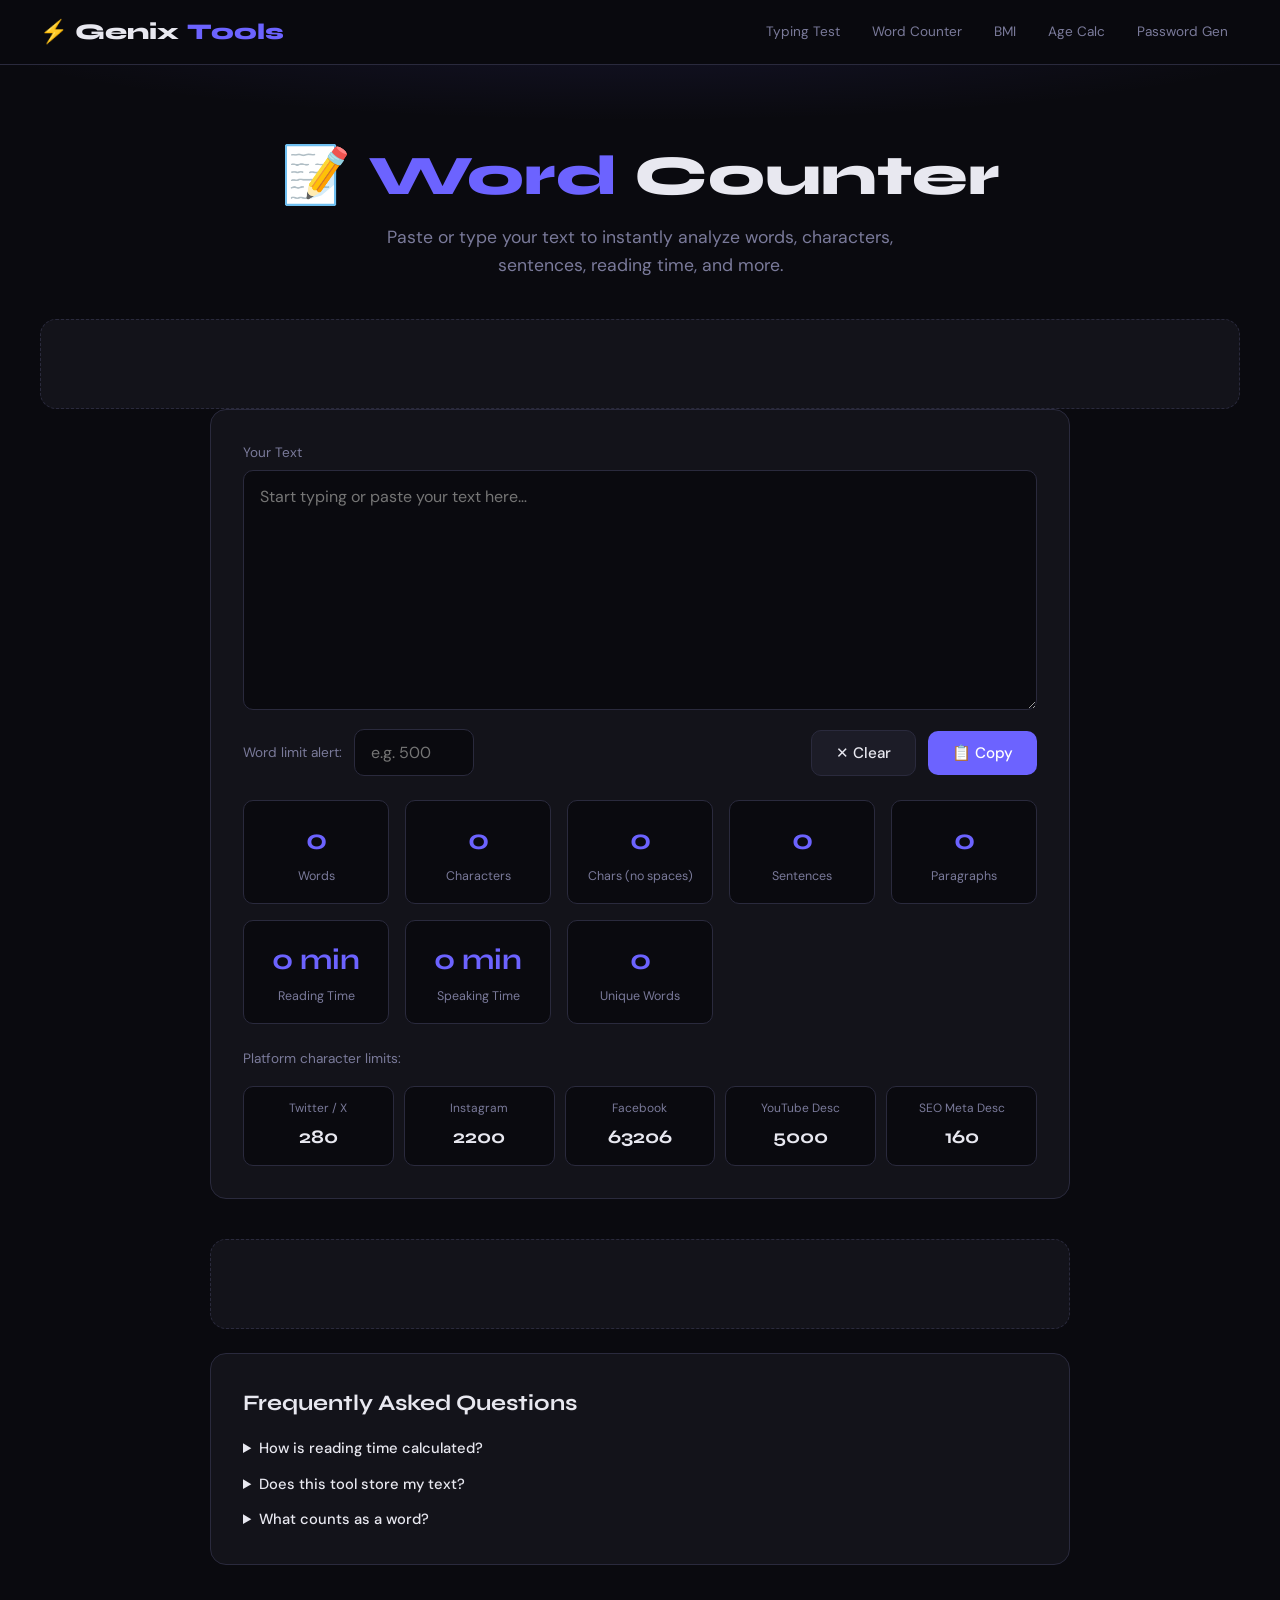
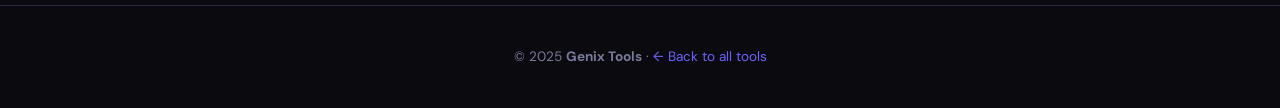
<file: word-counter/index.html>
<!DOCTYPE html>
<html lang="en">
<head>
  <meta charset="UTF-8" />
  <meta name="viewport" content="width=device-width, initial-scale=1.0" />
  <title>Word Counter — Count Words, Characters & Reading Time | Genix Tools</title>
  <meta name="description" content="Free online word counter tool. Instantly count words, characters, sentences, paragraphs, and estimated reading time. Perfect for essays, articles, and social media." />
  <meta name="keywords" content="word counter, character counter, word count, reading time calculator, text analyzer, online word counter" />
  <link rel="canonical" href="https://genixtools.github.io/word-counter/" />
  <link rel="stylesheet" href="../style.css" />
  <style>
    textarea#main-input {
      min-height: 240px;
      resize: vertical;
      font-size: 1rem;
      line-height: 1.7;
    }
    .limit-row { display: flex; align-items: center; gap: 12px; margin-top: 12px; flex-wrap: wrap; }
    .keyword-list { display: flex; flex-wrap: wrap; gap: 6px; margin-top: 8px; }
    .keyword-tag {
      background: var(--bg);
      border: 1px solid var(--border);
      border-radius: 20px; padding: 3px 12px;
      font-size: 0.8rem; color: var(--text-muted);
    }
    .keyword-tag strong { color: var(--text); }
    .platform-limits {
      display: grid; grid-template-columns: repeat(auto-fit, minmax(130px, 1fr));
      gap: 10px; margin-top: 16px;
    }
    .plimit {
      background: var(--bg); border: 1px solid var(--border);
      border-radius: 10px; padding: 12px; text-align: center;
    }
    .plimit .pname { font-size: 0.75rem; color: var(--text-muted); margin-bottom: 4px; }
    .plimit .pleft { font-family: 'Syne', sans-serif; font-size: 1.2rem; font-weight: 700; }
    .plimit.over .pleft { color: var(--accent2); }
    .plimit.ok .pleft { color: var(--accent3); }
  </style>
</head>
<body>

<nav>
  <div class="nav-inner">
    <a href="/" class="logo">⚡ Genix<span>Tools</span></a>
    <div class="nav-links">
      <a href="typing-test/">Typing Test</a>
      <a href="word-counter/">Word Counter</a>
      <a href="bmi-calculator/">BMI</a>
      <a href="age-calculator/">Age Calc</a>
      <a href="password-generator/">Password Gen</a>
    </div>
  </div>
</nav>

<main>
  <div class="page-hero">
    <h1>📝 <em>Word</em> Counter</h1>
    <p>Paste or type your text to instantly analyze words, characters, sentences, reading time, and more.</p>
  </div>

  <div class="ad-slot container"><!-- AdSense --></div>

  <div class="container">
    <div class="tool-card">
      <label for="main-input">Your Text</label>
      <textarea id="main-input" placeholder="Start typing or paste your text here…" oninput="analyze()"></textarea>

      <div class="limit-row">
        <label style="margin:0;" for="word-limit">Word limit alert:</label>
        <input type="number" id="word-limit" placeholder="e.g. 500" style="width:120px;" oninput="analyze()" />
        <button class="btn btn-ghost" onclick="clearText()" style="margin-left:auto;">✕ Clear</button>
        <button class="btn btn-primary" onclick="copyText()">📋 Copy</button>
      </div>

      <div class="result-grid mt-6">
        <div class="stat-pill"><div class="value" id="s-words">0</div><div class="label">Words</div></div>
        <div class="stat-pill"><div class="value" id="s-chars">0</div><div class="label">Characters</div></div>
        <div class="stat-pill"><div class="value" id="s-chars-ns">0</div><div class="label">Chars (no spaces)</div></div>
        <div class="stat-pill"><div class="value" id="s-sents">0</div><div class="label">Sentences</div></div>
        <div class="stat-pill"><div class="value" id="s-paras">0</div><div class="label">Paragraphs</div></div>
        <div class="stat-pill"><div class="value" id="s-read">0 min</div><div class="label">Reading Time</div></div>
        <div class="stat-pill"><div class="value" id="s-speak">0 min</div><div class="label">Speaking Time</div></div>
        <div class="stat-pill"><div class="value" id="s-unique">0</div><div class="label">Unique Words</div></div>
      </div>

      <!-- Word Limit Progress -->
      <div id="limit-section" style="display:none;margin-top:20px;">
        <div style="display:flex;justify-content:space-between;margin-bottom:6px;">
          <span class="text-sm text-muted">Word limit progress</span>
          <span class="text-sm" id="limit-label"></span>
        </div>
        <div class="progress-bar"><div class="progress-fill" id="limit-bar" style="width:0%"></div></div>
      </div>

      <!-- Top Keywords -->
      <div id="keyword-section" style="margin-top:20px;display:none;">
        <p class="text-sm text-muted" style="margin-bottom:8px;">Top keywords:</p>
        <div class="keyword-list" id="keyword-list"></div>
      </div>

      <!-- Platform Limits -->
      <div style="margin-top:24px;">
        <p class="text-sm text-muted" style="margin-bottom:10px;">Platform character limits:</p>
        <div class="platform-limits">
          <div class="plimit" id="pl-tweet"><div class="pname">Twitter / X</div><div class="pleft" id="pl-tweet-v">280</div></div>
          <div class="plimit" id="pl-ig"><div class="pname">Instagram</div><div class="pleft" id="pl-ig-v">2200</div></div>
          <div class="plimit" id="pl-meta"><div class="pname">Facebook</div><div class="pleft" id="pl-meta-v">63206</div></div>
          <div class="plimit" id="pl-yt"><div class="pname">YouTube Desc</div><div class="pleft" id="pl-yt-v">5000</div></div>
          <div class="plimit" id="pl-seo"><div class="pname">SEO Meta Desc</div><div class="pleft" id="pl-seo-v">160</div></div>
        </div>
      </div>
    </div>

    <div class="ad-slot"><!-- AdSense Bottom --></div>

    <!-- FAQ for SEO -->
    <div class="tool-card" style="font-size:.92rem;color:var(--text-muted);">
      <h2 class="fw-bold" style="color:var(--text);margin-bottom:16px;">Frequently Asked Questions</h2>
      <details style="margin-bottom:12px;">
        <summary style="cursor:pointer;color:var(--text);font-weight:500;">How is reading time calculated?</summary>
        <p style="margin-top:8px;">Reading time is based on an average reading speed of <strong style="color:var(--text)">200 words per minute</strong> for adults. Speaking time uses 130 WPM.</p>
      </details>
      <details style="margin-bottom:12px;">
        <summary style="cursor:pointer;color:var(--text);font-weight:500;">Does this tool store my text?</summary>
        <p style="margin-top:8px;">No. All analysis is done locally in your browser. Nothing is sent to any server.</p>
      </details>
      <details>
        <summary style="cursor:pointer;color:var(--text);font-weight:500;">What counts as a word?</summary>
        <p style="margin-top:8px;">Any sequence of characters separated by spaces. Punctuation attached to words is included with the word (e.g., "hello," counts as one word).</p>
      </details>
    </div>
  </div>
</main>

<footer>
  <p>© 2025 <strong>Genix Tools</strong> · <a href="/">← Back to all tools</a></p>
</footer>

<script>
function analyze() {
  const text = document.getElementById('main-input').value;
  const words = text.trim() === '' ? [] : text.trim().split(/\s+/);
  const wordCount = words.length === 1 && words[0] === '' ? 0 : words.length;
  const charCount = text.length;
  const charNoSpace = text.replace(/\s/g, '').length;
  const sentences = text === '' ? 0 : (text.match(/[^.!?]+[.!?]+/g) || []).length;
  const paras = text === '' ? 0 : text.split(/\n+/).filter(p => p.trim() !== '').length;
  const readTime = Math.ceil(wordCount / 200);
  const speakTime = Math.ceil(wordCount / 130);
  const uniqueWords = new Set(words.map(w => w.toLowerCase().replace(/[^a-z]/g, ''))).size;

  document.getElementById('s-words').textContent = wordCount.toLocaleString();
  document.getElementById('s-chars').textContent = charCount.toLocaleString();
  document.getElementById('s-chars-ns').textContent = charNoSpace.toLocaleString();
  document.getElementById('s-sents').textContent = sentences;
  document.getElementById('s-paras').textContent = paras;
  document.getElementById('s-read').textContent = readTime < 1 ? '< 1 min' : readTime + ' min';
  document.getElementById('s-speak').textContent = speakTime < 1 ? '< 1 min' : speakTime + ' min';
  document.getElementById('s-unique').textContent = wordCount === 0 ? 0 : uniqueWords;

  // Word limit
  const limit = parseInt(document.getElementById('word-limit').value);
  if (limit > 0) {
    document.getElementById('limit-section').style.display = 'block';
    const pct = Math.min((wordCount / limit) * 100, 100);
    document.getElementById('limit-bar').style.width = pct + '%';
    document.getElementById('limit-label').textContent = wordCount + ' / ' + limit;
    document.getElementById('limit-bar').style.background = wordCount > limit
      ? 'linear-gradient(90deg, #ff6584, #ff6584)'
      : 'linear-gradient(90deg, var(--accent), var(--accent3))';
  } else {
    document.getElementById('limit-section').style.display = 'none';
  }

  // Keywords
  if (wordCount > 3) {
    const freq = {};
    words.forEach(w => {
      const clean = w.toLowerCase().replace(/[^a-z]/g, '');
      const stopwords = ['the','a','an','and','or','but','in','on','at','to','for','of','is','it','that','this','was','are','with','as','be','by','from','not','have','he','she','they','we','you','i','his','her','its','our'];
      if (clean.length > 3 && !stopwords.includes(clean)) freq[clean] = (freq[clean] || 0) + 1;
    });
    const sorted = Object.entries(freq).sort((a,b)=>b[1]-a[1]).slice(0,8);
    if (sorted.length) {
      document.getElementById('keyword-section').style.display = 'block';
      document.getElementById('keyword-list').innerHTML = sorted.map(([w,c]) =>
        `<span class="keyword-tag"><strong>${w}</strong> ×${c}</span>`).join('');
    }
  } else {
    document.getElementById('keyword-section').style.display = 'none';
  }

  // Platform limits
  updatePlatform('pl-tweet', 'pl-tweet-v', charCount, 280);
  updatePlatform('pl-ig', 'pl-ig-v', charCount, 2200);
  updatePlatform('pl-meta', 'pl-meta-v', charCount, 63206);
  updatePlatform('pl-yt', 'pl-yt-v', charCount, 5000);
  updatePlatform('pl-seo', 'pl-seo-v', charCount, 160);
}

function updatePlatform(id, vid, chars, limit) {
  const el = document.getElementById(id);
  const vel = document.getElementById(vid);
  const left = limit - chars;
  el.className = 'plimit ' + (left < 0 ? 'over' : 'ok');
  vel.textContent = left < 0 ? left + ' over' : left + ' left';
}

function clearText() {
  document.getElementById('main-input').value = '';
  analyze();
}

function copyText() {
  const text = document.getElementById('main-input').value;
  navigator.clipboard.writeText(text).then(() => {
    const btn = event.target;
    btn.textContent = '✓ Copied!';
    setTimeout(() => btn.textContent = '📋 Copy', 1500);
  });
}
</script>
</body>
</html>
</file>
<file: style.css>
@import url('https://fonts.googleapis.com/css2?family=Syne:wght@400;600;700;800&family=DM+Sans:ital,wght@0,300;0,400;0,500;1,300&display=swap');

:root {
  --bg: #0a0a0f;
  --surface: #13131a;
  --surface2: #1c1c27;
  --border: #2a2a3d;
  --accent: #6c63ff;
  --accent2: #ff6584;
  --accent3: #43e97b;
  --text: #e8e8f0;
  --text-muted: #7a7a9a;
  --radius: 16px;
  --shadow: 0 8px 32px rgba(108,99,255,0.15);
}

*, *::before, *::after { box-sizing: border-box; margin: 0; padding: 0; }

html { scroll-behavior: smooth; }

body {
  font-family: 'DM Sans', sans-serif;
  background: var(--bg);
  color: var(--text);
  min-height: 100vh;
  line-height: 1.6;
}

/* NAV */
nav {
  position: sticky; top: 0; z-index: 100;
  background: rgba(10,10,15,0.85);
  backdrop-filter: blur(20px);
  border-bottom: 1px solid var(--border);
  padding: 0 24px;
}
.nav-inner {
  max-width: 1200px; margin: 0 auto;
  display: flex; align-items: center; justify-content: space-between;
  height: 64px;
}
.logo {
  font-family: 'Syne', sans-serif;
  font-weight: 800; font-size: 1.4rem;
  text-decoration: none; color: var(--text);
  display: flex; align-items: center; gap: 8px;
}
.logo span { color: var(--accent); }
.nav-links { display: flex; gap: 8px; flex-wrap: wrap; }
.nav-links a {
  color: var(--text-muted); text-decoration: none;
  font-size: 0.85rem; padding: 6px 12px;
  border-radius: 8px; transition: all 0.2s;
}
.nav-links a:hover { color: var(--text); background: var(--surface2); }

/* HERO / TOOL HEADER */
.page-hero {
  padding: 80px 24px 40px;
  text-align: center;
  background: radial-gradient(ellipse 80% 60% at 50% -20%, rgba(108,99,255,0.12) 0%, transparent 70%);
}
.page-hero h1 {
  font-family: 'Syne', sans-serif;
  font-size: clamp(2rem, 5vw, 3.5rem);
  font-weight: 800; line-height: 1.1;
  margin-bottom: 16px;
}
.page-hero h1 em { font-style: normal; color: var(--accent); }
.page-hero p { color: var(--text-muted); font-size: 1.1rem; max-width: 560px; margin: 0 auto; }

/* TOOL CARD */
.tool-card {
  background: var(--surface);
  border: 1px solid var(--border);
  border-radius: var(--radius);
  padding: 32px;
  max-width: 860px; margin: 0 auto 40px;
}

/* BUTTONS */
.btn {
  display: inline-flex; align-items: center; gap: 8px;
  padding: 12px 24px; border-radius: 10px;
  font-family: 'DM Sans', sans-serif;
  font-size: 0.95rem; font-weight: 500;
  cursor: pointer; border: none; transition: all 0.2s;
  text-decoration: none;
}
.btn-primary { background: var(--accent); color: #fff; }
.btn-primary:hover { background: #5a52e0; transform: translateY(-1px); box-shadow: var(--shadow); }
.btn-ghost { background: var(--surface2); color: var(--text); border: 1px solid var(--border); }
.btn-ghost:hover { border-color: var(--accent); color: var(--accent); }
.btn-danger { background: var(--accent2); color: #fff; }
.btn-success { background: var(--accent3); color: #111; }

/* INPUTS */
input[type="text"], input[type="number"], textarea, select {
  width: 100%;
  background: var(--bg);
  border: 1px solid var(--border);
  color: var(--text);
  border-radius: 10px;
  padding: 12px 16px;
  font-family: 'DM Sans', sans-serif;
  font-size: 1rem;
  transition: border-color 0.2s;
  outline: none;
}
input:focus, textarea:focus, select:focus { border-color: var(--accent); }
label { display: block; color: var(--text-muted); font-size: 0.85rem; margin-bottom: 6px; }

/* RESULT BOXES */
.result-box {
  background: var(--surface2);
  border: 1px solid var(--border);
  border-radius: 12px;
  padding: 24px;
  margin-top: 24px;
}
.result-grid {
  display: grid;
  grid-template-columns: repeat(auto-fit, minmax(140px, 1fr));
  gap: 16px;
  margin-top: 16px;
}
.stat-pill {
  background: var(--bg);
  border: 1px solid var(--border);
  border-radius: 10px;
  padding: 16px;
  text-align: center;
}
.stat-pill .value {
  font-family: 'Syne', sans-serif;
  font-size: 1.8rem; font-weight: 700;
  color: var(--accent);
}
.stat-pill .label { font-size: 0.78rem; color: var(--text-muted); margin-top: 4px; }

/* FOOTER */
footer {
  border-top: 1px solid var(--border);
  padding: 40px 24px;
  text-align: center;
  color: var(--text-muted);
  font-size: 0.85rem;
}
footer a { color: var(--accent); text-decoration: none; }

/* AD PLACEHOLDER */
.ad-slot {
  background: var(--surface);
  border: 1px dashed var(--border);
  border-radius: var(--radius);
  padding: 20px;
  text-align: center;
  color: var(--text-muted);
  font-size: 0.8rem;
  margin: 24px auto;
  max-width: 860px;
  min-height: 90px;
  display: flex; align-items: center; justify-content: center;
}

/* UTILS */
.container { max-width: 1200px; margin: 0 auto; padding: 0 24px; }
.flex { display: flex; }
.gap-2 { gap: 8px; }
.gap-3 { gap: 12px; }
.mt-4 { margin-top: 16px; }
.mt-6 { margin-top: 24px; }
.text-muted { color: var(--text-muted); }
.text-accent { color: var(--accent); }
.text-sm { font-size: 0.85rem; }
.text-center { text-align: center; }
.fw-bold { font-weight: 700; font-family: 'Syne', sans-serif; }

/* RANGE SLIDER */
input[type="range"] {
  -webkit-appearance: none; appearance: none;
  width: 100%; height: 6px;
  background: var(--border); border-radius: 3px; outline: none; padding: 0;
}
input[type="range"]::-webkit-slider-thumb {
  -webkit-appearance: none; appearance: none;
  width: 20px; height: 20px; border-radius: 50%;
  background: var(--accent); cursor: pointer;
}

/* CHECKBOX */
.checkbox-group { display: flex; align-items: center; gap: 10px; margin: 8px 0; }
.checkbox-group input[type="checkbox"] {
  width: 18px; height: 18px;
  accent-color: var(--accent);
  cursor: pointer;
}
.checkbox-group label { color: var(--text); font-size: 0.95rem; margin: 0; cursor: pointer; }

/* PROGRESS BAR */
.progress-bar {
  background: var(--border);
  border-radius: 4px;
  height: 8px;
  overflow: hidden;
  margin: 12px 0;
}
.progress-fill {
  height: 100%;
  background: linear-gradient(90deg, var(--accent), var(--accent2));
  border-radius: 4px;
  transition: width 0.4s;
}

/* BADGE */
.badge {
  display: inline-block;
  padding: 3px 10px; border-radius: 20px;
  font-size: 0.75rem; font-weight: 600;
  background: rgba(108,99,255,0.15); color: var(--accent);
  border: 1px solid rgba(108,99,255,0.3);
}

@media (max-width: 640px) {
  .nav-links { display: none; }
  .tool-card { padding: 20px; }
  .page-hero { padding: 60px 16px 32px; }
}
</file>
